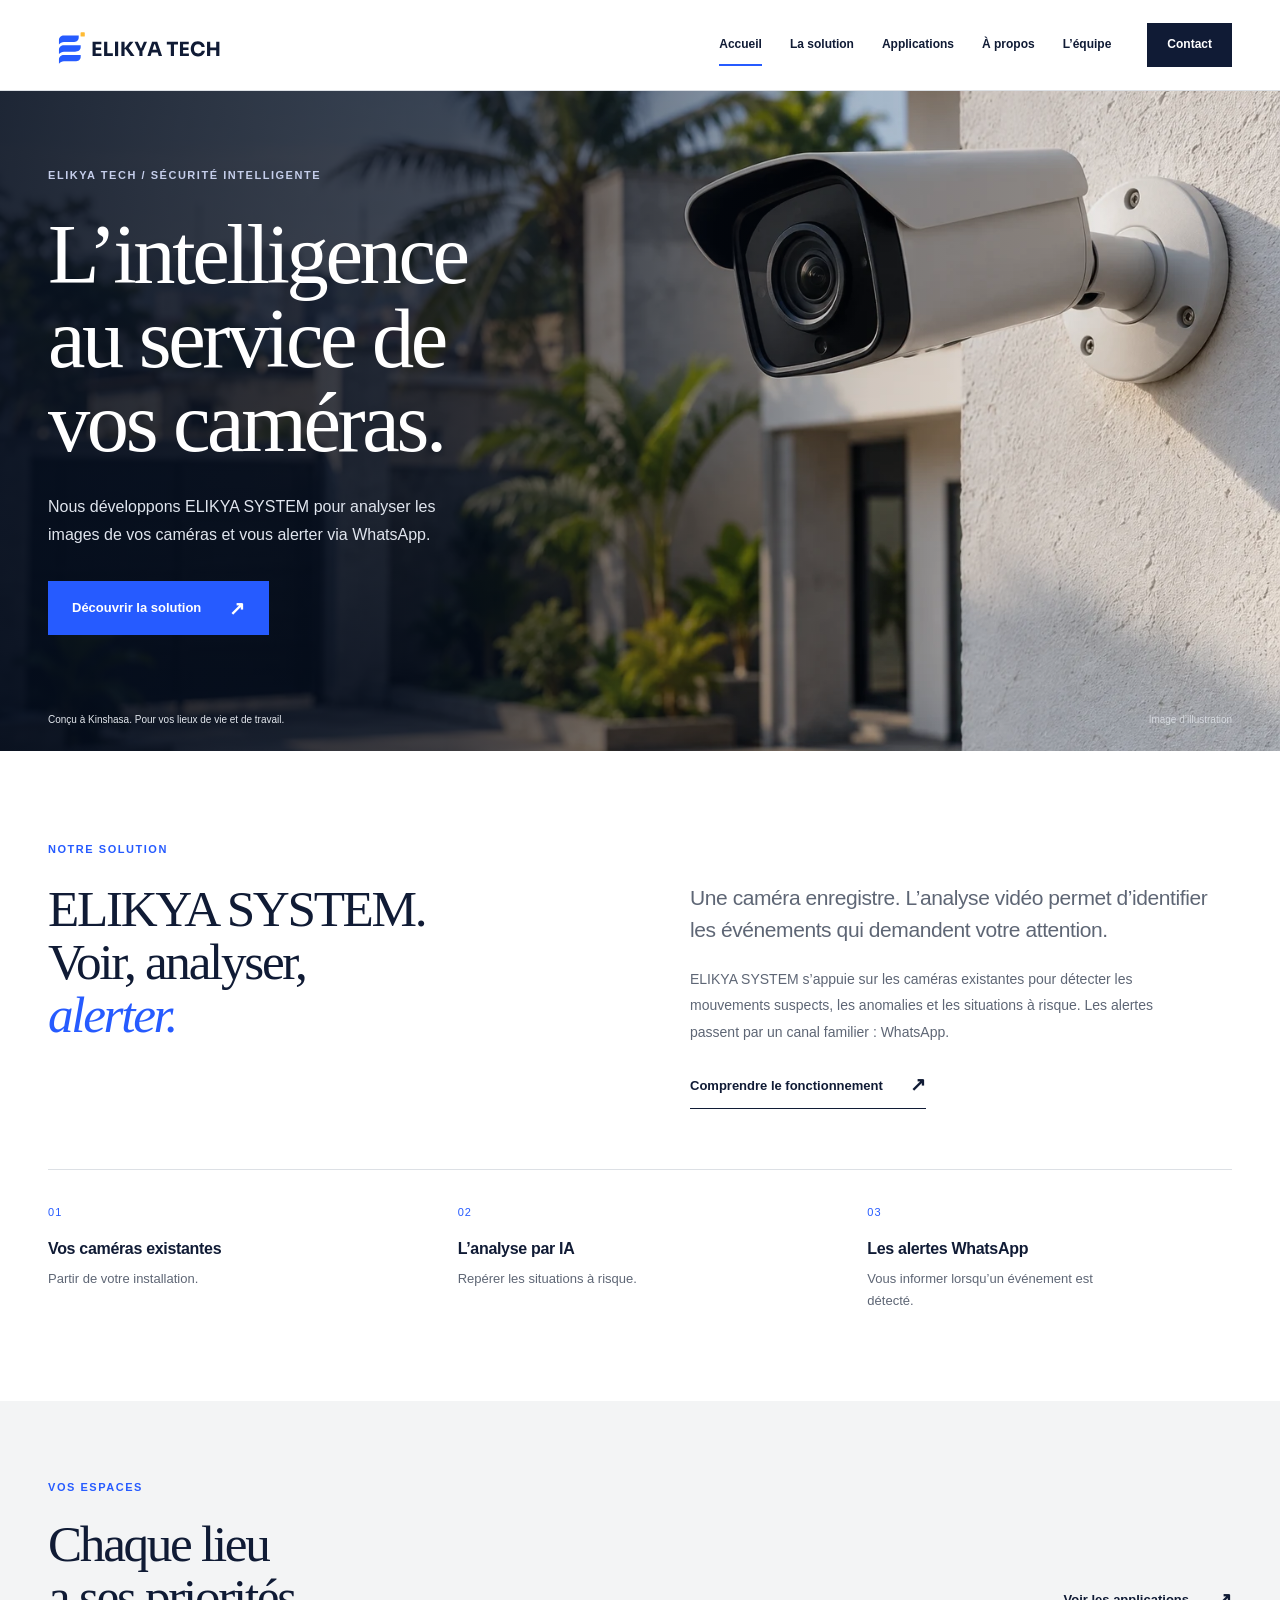
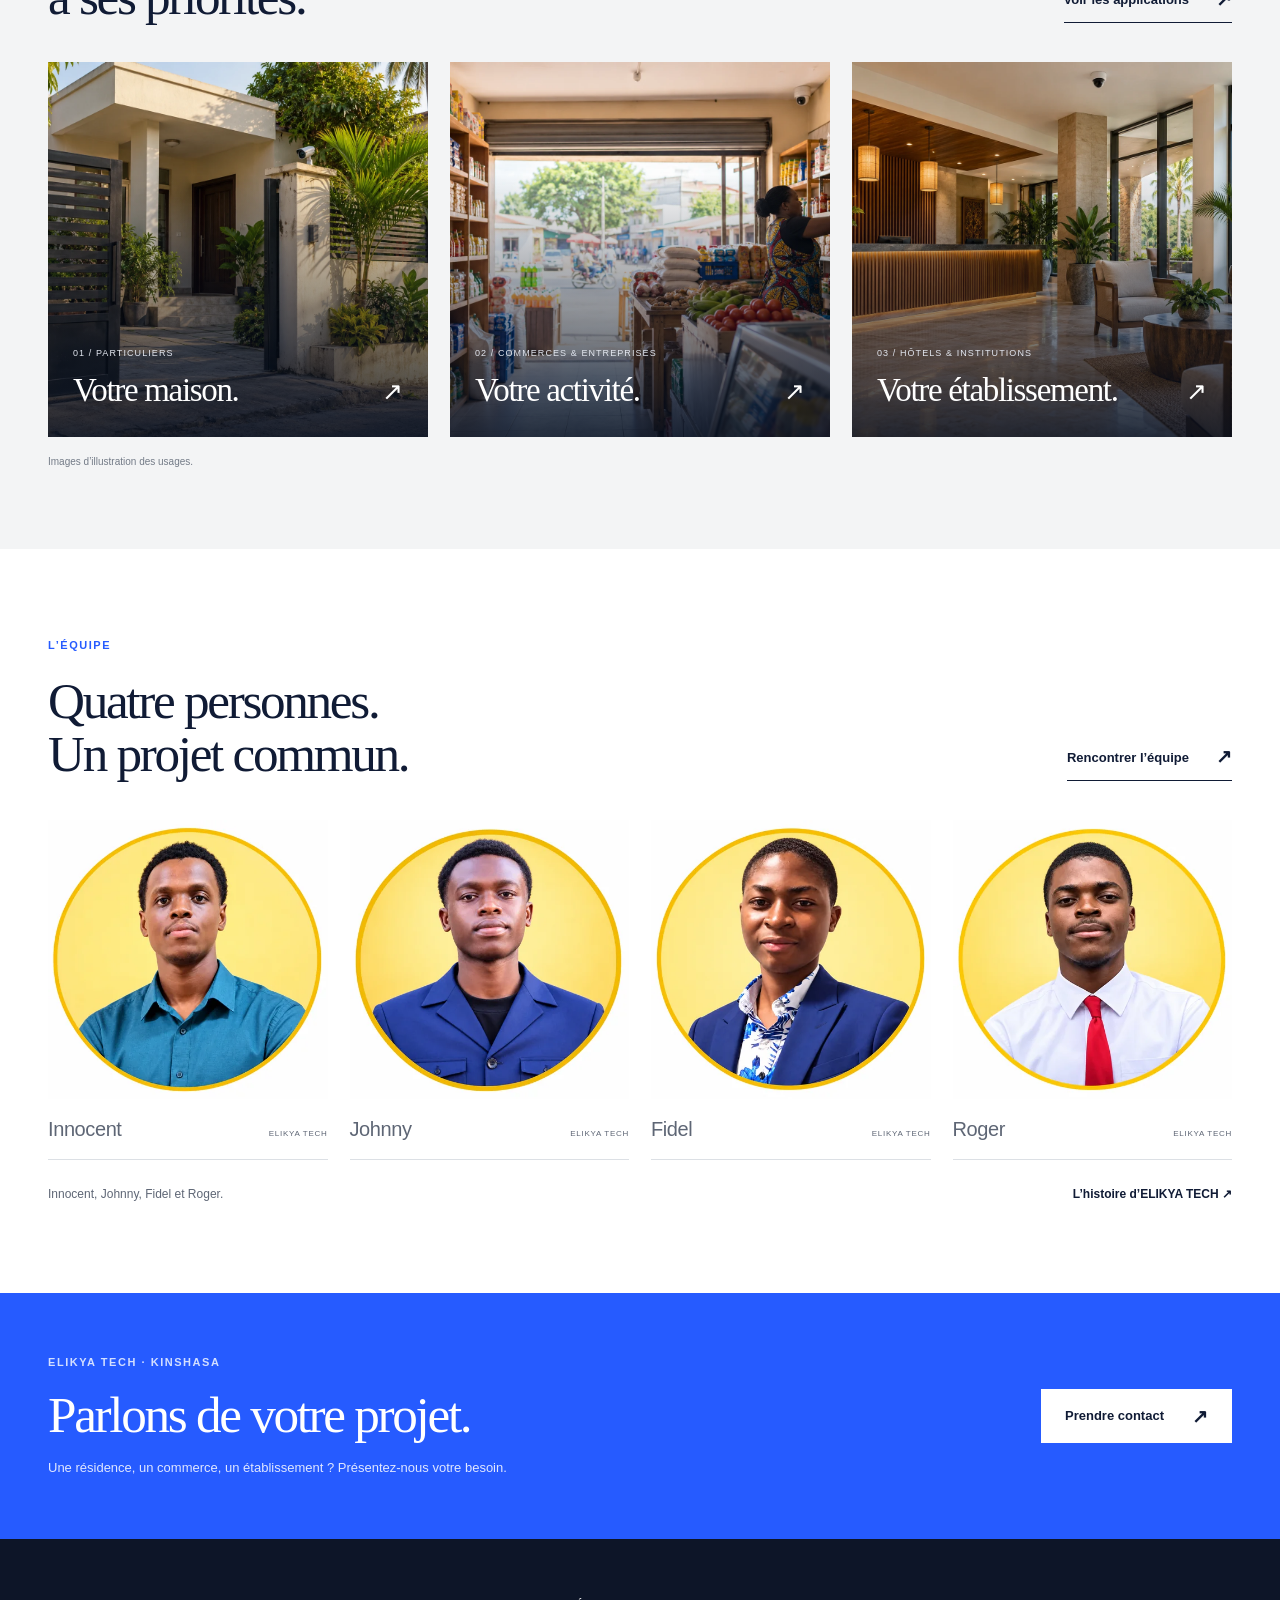
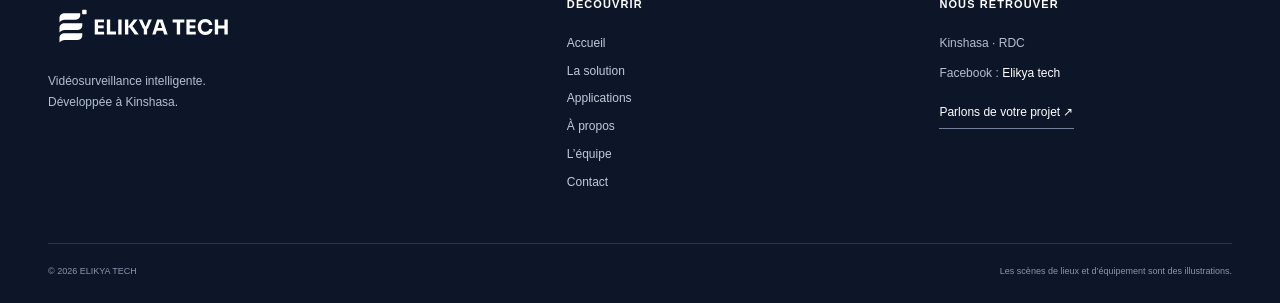
<file: index.html>
<!doctype html>
<html lang="fr">
<head>
  <meta charset="utf-8">
  <meta name="viewport" content="width=device-width, initial-scale=1">
  <meta name="theme-color" content="#101b35">
  <title>Vidéosurveillance intelligente à Kinshasa · ELIKYA TECH</title>
  <meta name="description" content="ELIKYA TECH développe ELIKYA SYSTEM : analyse vidéo par IA, caméras existantes et alertes WhatsApp. Découvrez notre solution et notre équipe à Kinshasa.">
  <link rel="canonical" href="https://innpero.github.io/elikya-tech-site/">
  <meta property="og:type" content="website">
  <meta property="og:title" content="Vidéosurveillance intelligente à Kinshasa · ELIKYA TECH">
  <meta property="og:description" content="ELIKYA TECH développe ELIKYA SYSTEM : analyse vidéo par IA, caméras existantes et alertes WhatsApp. Découvrez notre solution et notre équipe à Kinshasa.">
  <meta property="og:image" content="https://innpero.github.io/elikya-tech-site/assets/camera.webp">
  <meta property="og:url" content="https://innpero.github.io/elikya-tech-site/">
  <link rel="icon" href="assets/favicon.svg" type="image/svg+xml">
  <link rel="stylesheet" href="css/site.css?v=20261021-2">
  <script src="js/site.js" defer></script>
</head>
<body>
<a href="#contenu" class="skip">Aller au contenu</a>
<header class="site-header"><div class="wrap header-inner">
  <a href="index.html" class="brand" aria-label="ELIKYA TECH, accueil"><img src="assets/logo-horizontal.svg" alt="ELIKYA TECH" width="282" height="62"></a>
  <nav class="desktop-nav" aria-label="Navigation principale"><a href="index.html" aria-current="page">Accueil</a><a href="solution.html">La solution</a><a href="applications.html">Applications</a><a href="a-propos.html">À propos</a><a href="equipe.html">L’équipe</a><a href="contact.html">Contact</a></nav>
  <details class="mobile-menu"><summary aria-label="Ouvrir la navigation"><span>Menu</span><span class="menu-icon" aria-hidden="true">☰</span></summary><nav aria-label="Navigation mobile"><a href="index.html" aria-current="page">Accueil</a><a href="solution.html">La solution</a><a href="applications.html">Applications</a><a href="a-propos.html">À propos</a><a href="equipe.html">L’équipe</a><a href="contact.html">Contact</a></nav></details>
</div></header>
<main id="contenu">
<section class="home-hero">
  <img src="assets/camera.webp" alt="Illustration d’une caméra de surveillance extérieure devant une cour arborée" width="1536" height="1024" class="hero-photo" loading="eager" decoding="async" fetchpriority="high">
  <div class="hero-shade"></div><div class="wrap hero-copy"><p class="eyebrow">ELIKYA TECH / SÉCURITÉ INTELLIGENTE</p><h1>L’intelligence<br>au service de<br>vos caméras.</h1><p>Nous développons ELIKYA SYSTEM pour analyser les images de vos caméras et vous alerter via WhatsApp.</p><a class="button primary" href="solution.html">Découvrir la solution <span aria-hidden="true">↗</span></a></div>
  <div class="hero-foot wrap"><span>Conçu à Kinshasa. Pour vos lieux de vie et de travail.</span><span>Image d’illustration</span></div>
</section>
<section class="intro-section wrap"><p class="eyebrow">NOTRE SOLUTION</p><div class="intro-grid"><h2>ELIKYA SYSTEM.<br>Voir, analyser,<br><em>alerter.</em></h2><div><p class="lead">Une caméra enregistre. L’analyse vidéo permet d’identifier les événements qui demandent votre attention.</p><p>ELIKYA SYSTEM s’appuie sur les caméras existantes pour détecter les mouvements suspects, les anomalies et les situations à risque. Les alertes passent par un canal familier : WhatsApp.</p><a class="text-link" href="solution.html">Comprendre le fonctionnement <span aria-hidden="true">↗</span></a></div></div><div class="three-principles"><div><span>01</span><h3>Vos caméras existantes</h3><p>Partir de votre installation.</p></div><div><span>02</span><h3>L’analyse par IA</h3><p>Repérer les situations à risque.</p></div><div><span>03</span><h3>Les alertes WhatsApp</h3><p>Vous informer lorsqu’un événement est détecté.</p></div></div></section>
<section class="applications-home"><div class="wrap"><div class="section-heading"><div><p class="eyebrow">VOS ESPACES</p><h2>Chaque lieu<br>a ses priorités.</h2></div><a class="text-link" href="applications.html">Voir les applications <span aria-hidden="true">↗</span></a></div><div class="image-card-grid">
<a class="image-card" href="applications.html#residences"><img src="assets/residence.webp" alt="Illustration d’une entrée résidentielle avec portail et caméra" width="1536" height="1024" class="" loading="lazy" decoding="async"><div><span>01 / PARTICULIERS</span><h3>Votre maison.</h3><span class="card-arrow" aria-hidden="true">↗</span></div></a>
<a class="image-card" href="applications.html#commerces"><img src="assets/commerce.webp" alt="Illustration d’une commerçante dans une boutique" width="1536" height="1024" class="" loading="lazy" decoding="async"><div><span>02 / COMMERCES & ENTREPRISES</span><h3>Votre activité.</h3><span class="card-arrow" aria-hidden="true">↗</span></div></a>
<a class="image-card" href="applications.html#etablissements"><img src="assets/hotel.webp" alt="Illustration de la réception d’un hôtel équipé d’une caméra" width="1536" height="1024" class="" loading="lazy" decoding="async"><div><span>03 / HÔTELS & INSTITUTIONS</span><h3>Votre établissement.</h3><span class="card-arrow" aria-hidden="true">↗</span></div></a>
</div><p class="image-note">Images d’illustration des usages.</p></div></section>
<section class="wrap team-preview"><div class="section-heading"><div><p class="eyebrow">L’ÉQUIPE</p><h2>Quatre personnes.<br>Un projet commun.</h2></div><a class="text-link" href="equipe.html">Rencontrer l’équipe <span aria-hidden="true">↗</span></a></div><div class="portrait-grid compact"><figure class="portrait"><img src="assets/team-innocent.webp" alt="Portrait de Innocent, équipe ELIKYA TECH" width="500" height="500" loading="lazy" decoding="async"><figcaption><h3>Innocent</h3><span>ELIKYA TECH</span></figcaption></figure><figure class="portrait"><img src="assets/team-johnny.webp" alt="Portrait de Johnny, équipe ELIKYA TECH" width="500" height="500" loading="lazy" decoding="async"><figcaption><h3>Johnny</h3><span>ELIKYA TECH</span></figcaption></figure><figure class="portrait"><img src="assets/team-fidel.webp" alt="Portrait de Fidel, équipe ELIKYA TECH" width="500" height="500" loading="lazy" decoding="async"><figcaption><h3>Fidel</h3><span>ELIKYA TECH</span></figcaption></figure><figure class="portrait"><img src="assets/team-roger.webp" alt="Portrait de Roger, équipe ELIKYA TECH" width="500" height="500" loading="lazy" decoding="async"><figcaption><h3>Roger</h3><span>ELIKYA TECH</span></figcaption></figure></div><div class="team-caption"><span>Innocent, Johnny, Fidel et Roger.</span><a href="a-propos.html">L’histoire d’ELIKYA TECH ↗</a></div></section>
<section class="contact-band"><div class="wrap band-inner"><div><p class="eyebrow">ELIKYA TECH · KINSHASA</p><h2>Parlons de votre projet.</h2><p>Une résidence, un commerce, un établissement ? Présentez-nous votre besoin.</p></div><a class="button light" href="contact.html">Prendre contact <span aria-hidden="true">↗</span></a></div></section>
</main>
<footer class="site-footer"><div class="wrap footer-grid"><div class="footer-intro"><a href="index.html"><img src="assets/logo-horizontal-white.svg" alt="ELIKYA TECH" width="282" height="62" loading="lazy"></a><p>Vidéosurveillance intelligente.<br>Développée à Kinshasa.</p></div><div><h2>Découvrir</h2><nav aria-label="Navigation de pied de page"><a href="index.html" aria-current="page">Accueil</a><a href="solution.html">La solution</a><a href="applications.html">Applications</a><a href="a-propos.html">À propos</a><a href="equipe.html">L’équipe</a><a href="contact.html">Contact</a></nav></div><div><h2>Nous retrouver</h2><p>Kinshasa · RDC</p><p>Facebook : <strong>Elikya tech</strong></p><a href="contact.html" class="footer-contact">Parlons de votre projet ↗</a></div></div><div class="wrap footer-bottom"><span>© 2026 ELIKYA TECH</span><span>Les scènes de lieux et d’équipement sont des illustrations.</span></div></footer>
</body>
</html>
</file>
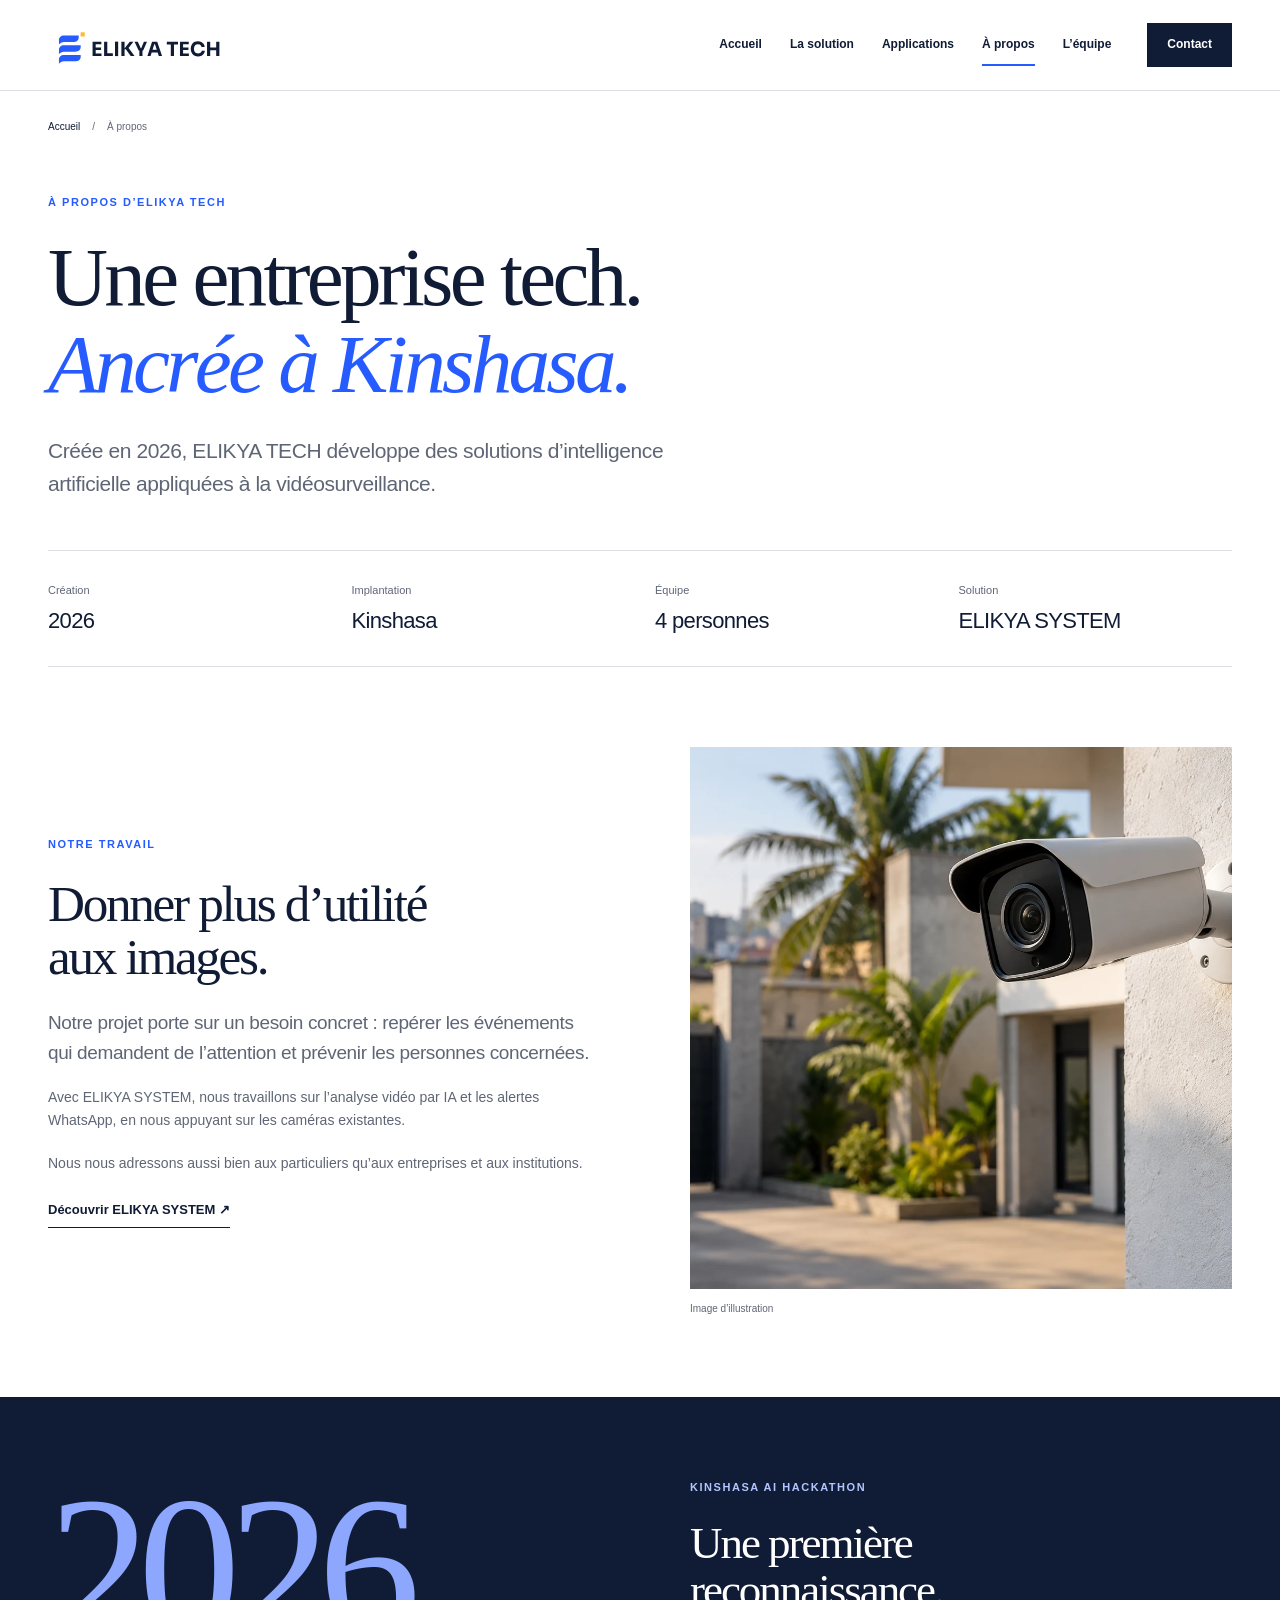
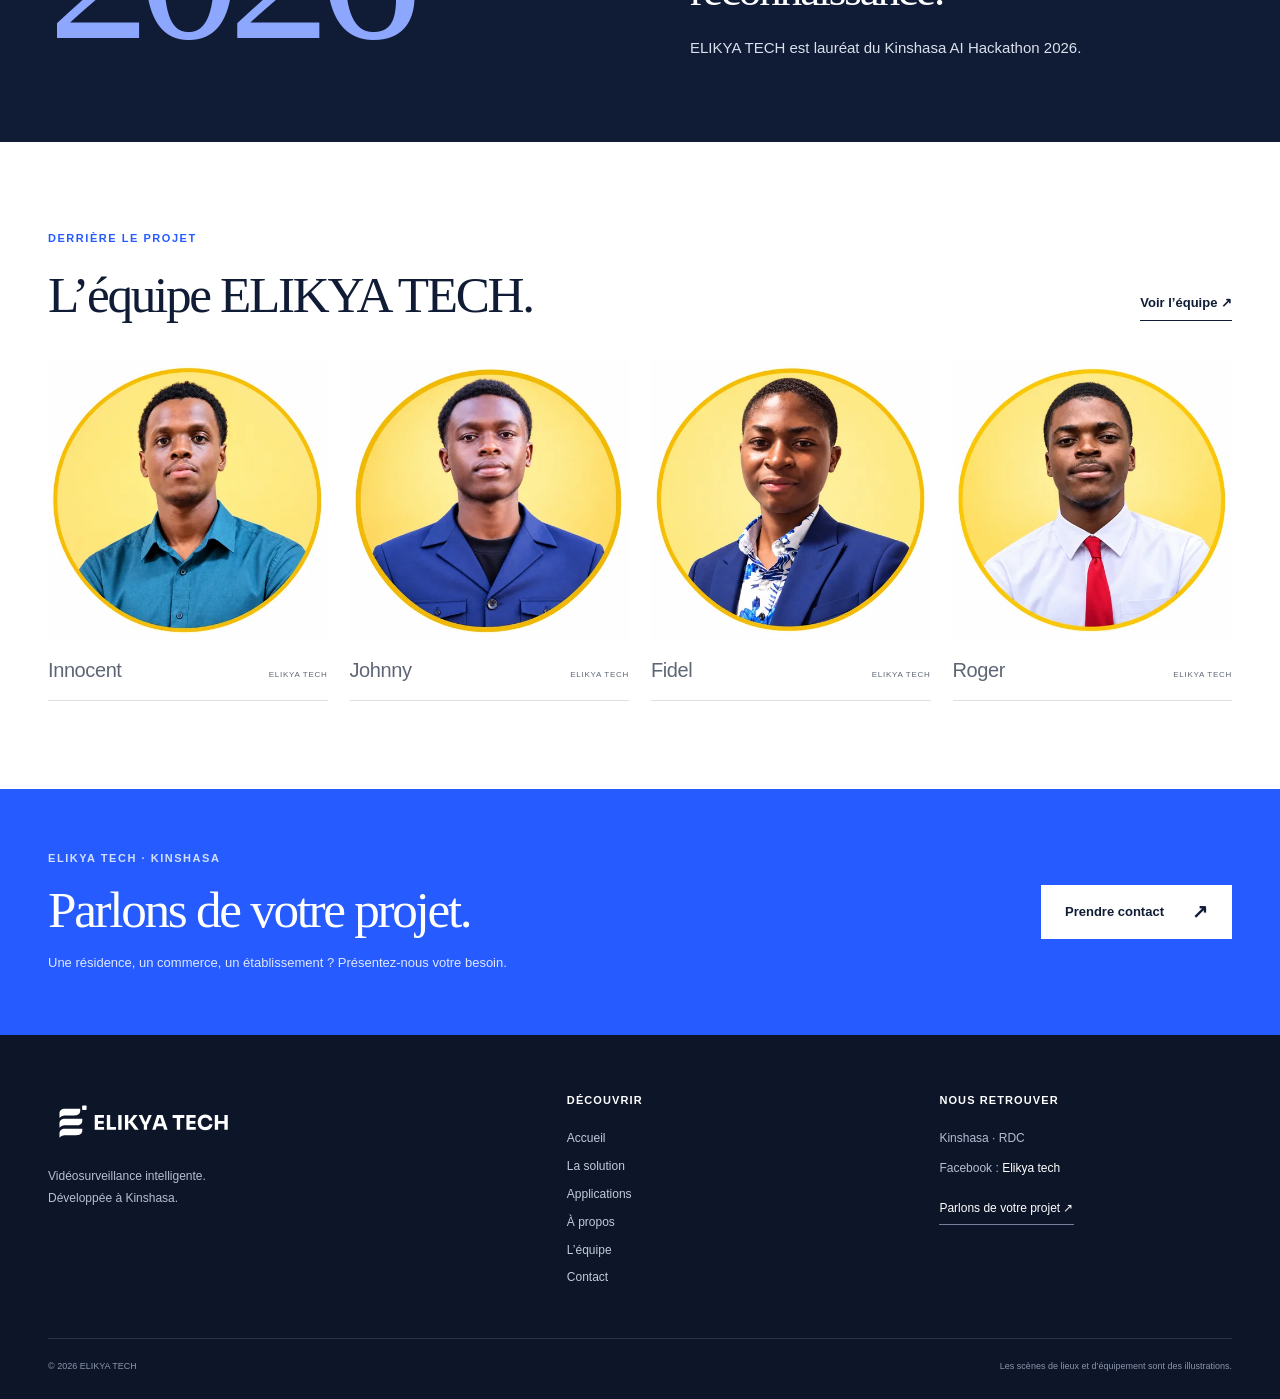
<file: a-propos.html>
<!doctype html>
<html lang="fr">
<head>
  <meta charset="utf-8">
  <meta name="viewport" content="width=device-width, initial-scale=1">
  <meta name="theme-color" content="#101b35">
  <title>À propos · ELIKYA TECH</title>
  <meta name="description" content="ELIKYA TECH, entreprise créée à Kinshasa en 2026, développe ELIKYA SYSTEM. Découvrez notre projet et notre équipe.">
  <link rel="canonical" href="https://innpero.github.io/elikya-tech-site/a-propos.html">
  <meta property="og:type" content="website">
  <meta property="og:title" content="À propos · ELIKYA TECH">
  <meta property="og:description" content="ELIKYA TECH, entreprise créée à Kinshasa en 2026, développe ELIKYA SYSTEM. Découvrez notre projet et notre équipe.">
  <meta property="og:image" content="https://innpero.github.io/elikya-tech-site/assets/camera.webp">
  <meta property="og:url" content="https://innpero.github.io/elikya-tech-site/a-propos.html">
  <link rel="icon" href="assets/favicon.svg" type="image/svg+xml">
  <link rel="stylesheet" href="css/site.css?v=20261021-2">
  <script src="js/site.js" defer></script>
</head>
<body>
<a href="#contenu" class="skip">Aller au contenu</a>
<header class="site-header"><div class="wrap header-inner">
  <a href="index.html" class="brand" aria-label="ELIKYA TECH, accueil"><img src="assets/logo-horizontal.svg" alt="ELIKYA TECH" width="282" height="62"></a>
  <nav class="desktop-nav" aria-label="Navigation principale"><a href="index.html">Accueil</a><a href="solution.html">La solution</a><a href="applications.html">Applications</a><a href="a-propos.html" aria-current="page">À propos</a><a href="equipe.html">L’équipe</a><a href="contact.html">Contact</a></nav>
  <details class="mobile-menu"><summary aria-label="Ouvrir la navigation"><span>Menu</span><span class="menu-icon" aria-hidden="true">☰</span></summary><nav aria-label="Navigation mobile"><a href="index.html">Accueil</a><a href="solution.html">La solution</a><a href="applications.html">Applications</a><a href="a-propos.html" aria-current="page">À propos</a><a href="equipe.html">L’équipe</a><a href="contact.html">Contact</a></nav></details>
</div></header>
<main id="contenu"><nav class="breadcrumb wrap" aria-label="Fil d’Ariane"><a href="index.html">Accueil</a><span aria-hidden="true">/</span><span>À propos</span></nav>
<header class="wrap page-heading about-heading"><p class="eyebrow">À PROPOS D’ELIKYA TECH</p><h1>Une entreprise tech.<br><em>Ancrée à Kinshasa.</em></h1><p class="lead">Créée en 2026, ELIKYA TECH développe des solutions d’intelligence artificielle appliquées à la vidéosurveillance.</p></header>
<div class="wrap facts-strip"><div><span>Création</span><strong>2026</strong></div><div><span>Implantation</span><strong>Kinshasa</strong></div><div><span>Équipe</span><strong>4 personnes</strong></div><div><span>Solution</span><strong>ELIKYA SYSTEM</strong></div></div>
<section class="wrap about-story"><div class="story-copy"><p class="eyebrow">NOTRE TRAVAIL</p><h2>Donner plus d’utilité<br>aux images.</h2><p class="lead">Notre projet porte sur un besoin concret : repérer les événements qui demandent de l’attention et prévenir les personnes concernées.</p><p>Avec ELIKYA SYSTEM, nous travaillons sur l’analyse vidéo par IA et les alertes WhatsApp, en nous appuyant sur les caméras existantes.</p><p>Nous nous adressons aussi bien aux particuliers qu’aux entreprises et aux institutions.</p><a class="text-link" href="solution.html">Découvrir ELIKYA SYSTEM ↗</a></div><figure><img src="assets/camera.webp" alt="Illustration d’un équipement de vidéosurveillance en extérieur" width="1536" height="1024" class="" loading="lazy" decoding="async"><figcaption>Image d’illustration</figcaption></figure></section>
<section class="milestone"><div class="wrap milestone-inner"><span class="milestone-year">2026</span><div><p class="eyebrow">KINSHASA AI HACKATHON</p><h2>Une première<br>reconnaissance.</h2><p>ELIKYA TECH est lauréat du Kinshasa AI Hackathon 2026.</p></div></div></section>
<section class="wrap team-preview"><div class="section-heading"><div><p class="eyebrow">DERRIÈRE LE PROJET</p><h2>L’équipe ELIKYA TECH.</h2></div><a class="text-link" href="equipe.html">Voir l’équipe ↗</a></div><div class="portrait-grid"><figure class="portrait"><img src="assets/team-innocent.webp" alt="Portrait de Innocent, équipe ELIKYA TECH" width="500" height="500" loading="lazy" decoding="async"><figcaption><h3>Innocent</h3><span>ELIKYA TECH</span></figcaption></figure><figure class="portrait"><img src="assets/team-johnny.webp" alt="Portrait de Johnny, équipe ELIKYA TECH" width="500" height="500" loading="lazy" decoding="async"><figcaption><h3>Johnny</h3><span>ELIKYA TECH</span></figcaption></figure><figure class="portrait"><img src="assets/team-fidel.webp" alt="Portrait de Fidel, équipe ELIKYA TECH" width="500" height="500" loading="lazy" decoding="async"><figcaption><h3>Fidel</h3><span>ELIKYA TECH</span></figcaption></figure><figure class="portrait"><img src="assets/team-roger.webp" alt="Portrait de Roger, équipe ELIKYA TECH" width="500" height="500" loading="lazy" decoding="async"><figcaption><h3>Roger</h3><span>ELIKYA TECH</span></figcaption></figure></div></section>
<section class="contact-band"><div class="wrap band-inner"><div><p class="eyebrow">ELIKYA TECH · KINSHASA</p><h2>Parlons de votre projet.</h2><p>Une résidence, un commerce, un établissement ? Présentez-nous votre besoin.</p></div><a class="button light" href="contact.html">Prendre contact <span aria-hidden="true">↗</span></a></div></section>
</main>
<footer class="site-footer"><div class="wrap footer-grid"><div class="footer-intro"><a href="index.html"><img src="assets/logo-horizontal-white.svg" alt="ELIKYA TECH" width="282" height="62" loading="lazy"></a><p>Vidéosurveillance intelligente.<br>Développée à Kinshasa.</p></div><div><h2>Découvrir</h2><nav aria-label="Navigation de pied de page"><a href="index.html">Accueil</a><a href="solution.html">La solution</a><a href="applications.html">Applications</a><a href="a-propos.html" aria-current="page">À propos</a><a href="equipe.html">L’équipe</a><a href="contact.html">Contact</a></nav></div><div><h2>Nous retrouver</h2><p>Kinshasa · RDC</p><p>Facebook : <strong>Elikya tech</strong></p><a href="contact.html" class="footer-contact">Parlons de votre projet ↗</a></div></div><div class="wrap footer-bottom"><span>© 2026 ELIKYA TECH</span><span>Les scènes de lieux et d’équipement sont des illustrations.</span></div></footer>
</body>
</html>
</file>
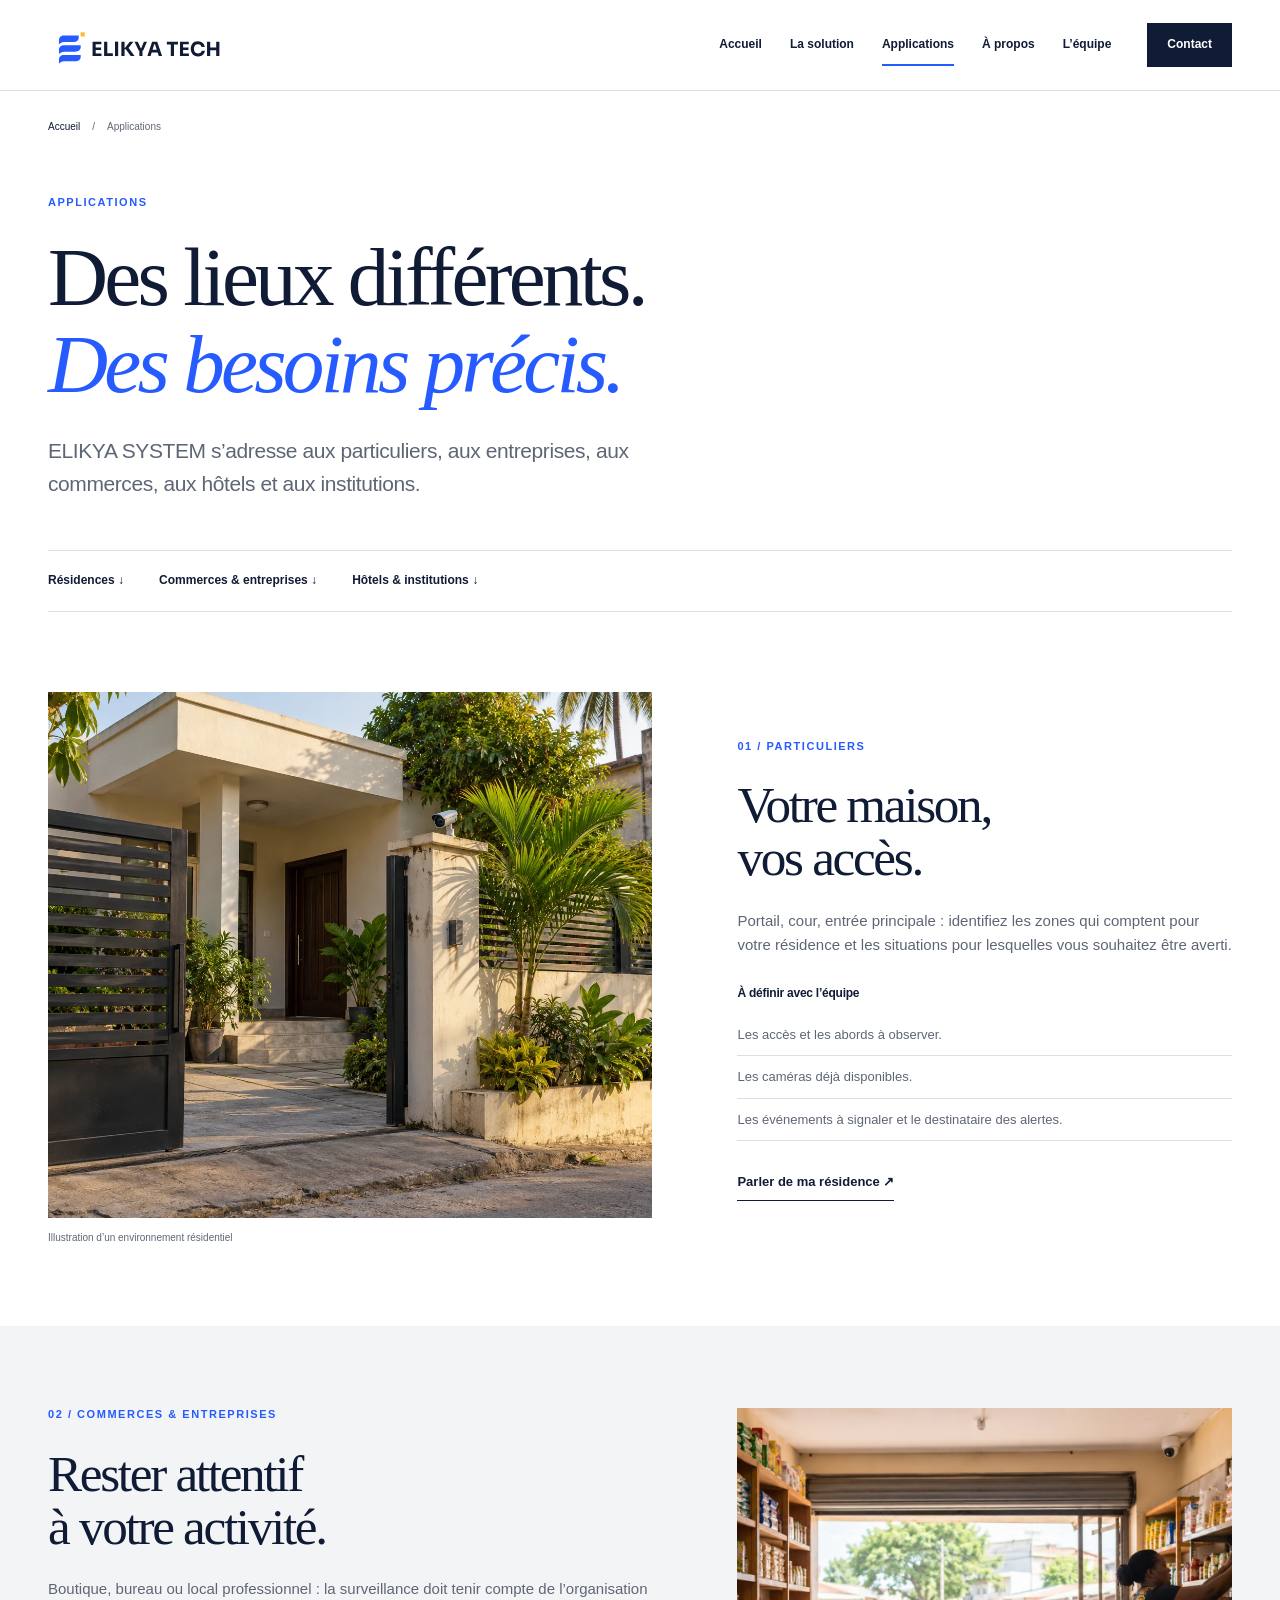
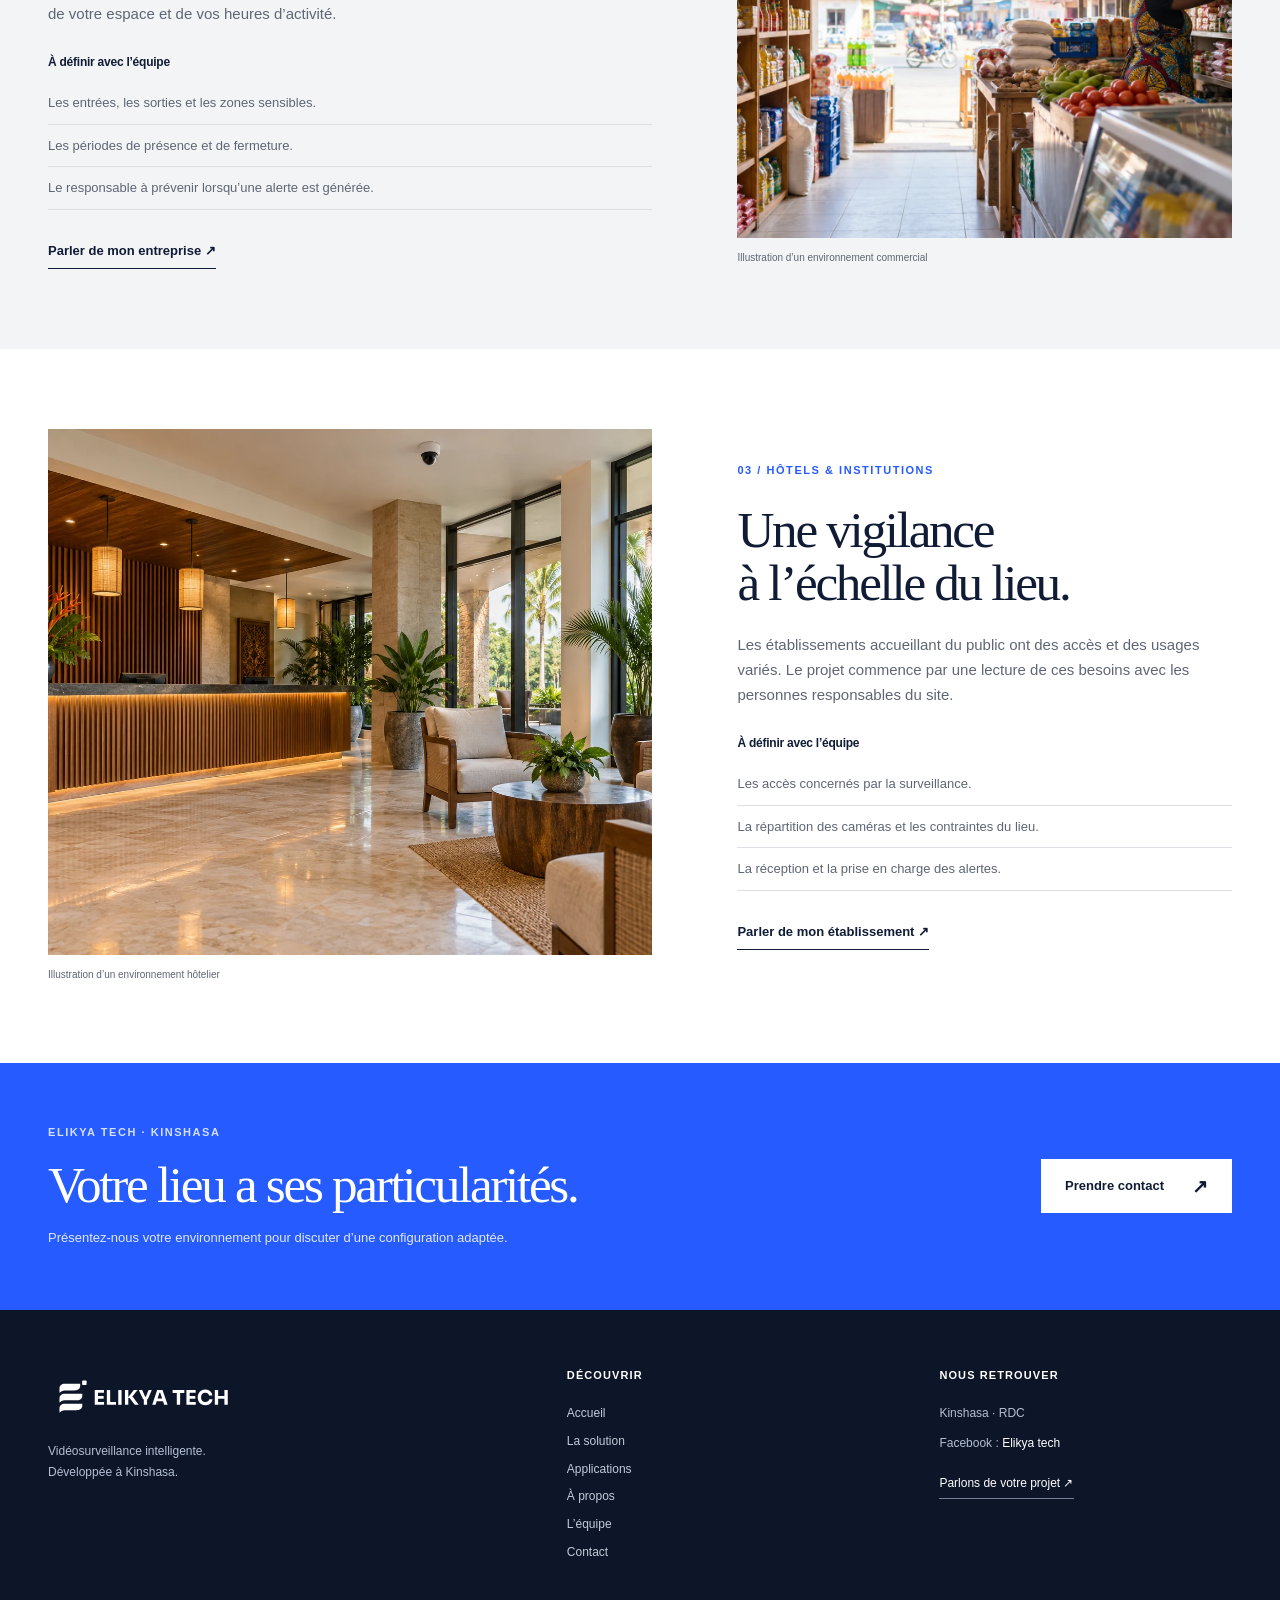
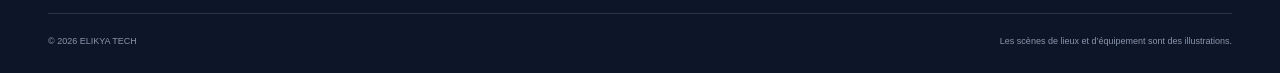
<file: applications.html>
<!doctype html>
<html lang="fr">
<head>
  <meta charset="utf-8">
  <meta name="viewport" content="width=device-width, initial-scale=1">
  <meta name="theme-color" content="#101b35">
  <title>Résidences, commerces et établissements · ELIKYA TECH</title>
  <meta name="description" content="Les applications d’ELIKYA SYSTEM pour les particuliers, entreprises, commerces, hôtels et institutions.">
  <link rel="canonical" href="https://innpero.github.io/elikya-tech-site/applications.html">
  <meta property="og:type" content="website">
  <meta property="og:title" content="Résidences, commerces et établissements · ELIKYA TECH">
  <meta property="og:description" content="Les applications d’ELIKYA SYSTEM pour les particuliers, entreprises, commerces, hôtels et institutions.">
  <meta property="og:image" content="https://innpero.github.io/elikya-tech-site/assets/camera.webp">
  <meta property="og:url" content="https://innpero.github.io/elikya-tech-site/applications.html">
  <link rel="icon" href="assets/favicon.svg" type="image/svg+xml">
  <link rel="stylesheet" href="css/site.css?v=20261021-2">
  <script src="js/site.js" defer></script>
</head>
<body>
<a href="#contenu" class="skip">Aller au contenu</a>
<header class="site-header"><div class="wrap header-inner">
  <a href="index.html" class="brand" aria-label="ELIKYA TECH, accueil"><img src="assets/logo-horizontal.svg" alt="ELIKYA TECH" width="282" height="62"></a>
  <nav class="desktop-nav" aria-label="Navigation principale"><a href="index.html">Accueil</a><a href="solution.html">La solution</a><a href="applications.html" aria-current="page">Applications</a><a href="a-propos.html">À propos</a><a href="equipe.html">L’équipe</a><a href="contact.html">Contact</a></nav>
  <details class="mobile-menu"><summary aria-label="Ouvrir la navigation"><span>Menu</span><span class="menu-icon" aria-hidden="true">☰</span></summary><nav aria-label="Navigation mobile"><a href="index.html">Accueil</a><a href="solution.html">La solution</a><a href="applications.html" aria-current="page">Applications</a><a href="a-propos.html">À propos</a><a href="equipe.html">L’équipe</a><a href="contact.html">Contact</a></nav></details>
</div></header>
<main id="contenu"><nav class="breadcrumb wrap" aria-label="Fil d’Ariane"><a href="index.html">Accueil</a><span aria-hidden="true">/</span><span>Applications</span></nav>
<header class="wrap page-heading"><p class="eyebrow">APPLICATIONS</p><h1>Des lieux différents.<br><em>Des besoins précis.</em></h1><p class="lead">ELIKYA SYSTEM s’adresse aux particuliers, aux entreprises, aux commerces, aux hôtels et aux institutions.</p></header>
<nav class="wrap section-nav" aria-label="Types de lieux"><a href="#residences">Résidences ↓</a><a href="#commerces">Commerces & entreprises ↓</a><a href="#etablissements">Hôtels & institutions ↓</a></nav>
<section class="wrap application-row" id="residences"><figure><img src="assets/residence.webp" alt="Illustration d’une résidence avec portail, végétation et caméra extérieure" width="1536" height="1024" class="" loading="eager" decoding="async" fetchpriority="high"><figcaption>Illustration d’un environnement résidentiel</figcaption></figure><div><p class="eyebrow">01 / PARTICULIERS</p><h2>Votre maison,<br>vos accès.</h2><p>Portail, cour, entrée principale : identifiez les zones qui comptent pour votre résidence et les situations pour lesquelles vous souhaitez être averti.</p><h3>À définir avec l’équipe</h3><ul class="plain-list"><li>Les accès et les abords à observer.</li><li>Les caméras déjà disponibles.</li><li>Les événements à signaler et le destinataire des alertes.</li></ul><a class="text-link" href="contact.html">Parler de ma résidence ↗</a></div></section>
<section class="application-tint"><div class="wrap application-row reverse" id="commerces"><figure><img src="assets/commerce.webp" alt="Illustration d’une boutique de quartier avec une commerçante" width="1536" height="1024" class="" loading="lazy" decoding="async"><figcaption>Illustration d’un environnement commercial</figcaption></figure><div><p class="eyebrow">02 / COMMERCES & ENTREPRISES</p><h2>Rester attentif<br>à votre activité.</h2><p>Boutique, bureau ou local professionnel : la surveillance doit tenir compte de l’organisation de votre espace et de vos heures d’activité.</p><h3>À définir avec l’équipe</h3><ul class="plain-list"><li>Les entrées, les sorties et les zones sensibles.</li><li>Les périodes de présence et de fermeture.</li><li>Le responsable à prévenir lorsqu’une alerte est générée.</li></ul><a class="text-link" href="contact.html">Parler de mon entreprise ↗</a></div></div></section>
<section class="wrap application-row" id="etablissements"><figure><img src="assets/hotel.webp" alt="Illustration d’un hall de réception hôtelier avec vidéosurveillance" width="1536" height="1024" class="" loading="lazy" decoding="async"><figcaption>Illustration d’un environnement hôtelier</figcaption></figure><div><p class="eyebrow">03 / HÔTELS & INSTITUTIONS</p><h2>Une vigilance<br>à l’échelle du lieu.</h2><p>Les établissements accueillant du public ont des accès et des usages variés. Le projet commence par une lecture de ces besoins avec les personnes responsables du site.</p><h3>À définir avec l’équipe</h3><ul class="plain-list"><li>Les accès concernés par la surveillance.</li><li>La répartition des caméras et les contraintes du lieu.</li><li>La réception et la prise en charge des alertes.</li></ul><a class="text-link" href="contact.html">Parler de mon établissement ↗</a></div></section>
<section class="contact-band"><div class="wrap band-inner"><div><p class="eyebrow">ELIKYA TECH · KINSHASA</p><h2>Votre lieu a ses particularités.</h2><p>Présentez-nous votre environnement pour discuter d’une configuration adaptée.</p></div><a class="button light" href="contact.html">Prendre contact <span aria-hidden="true">↗</span></a></div></section>
</main>
<footer class="site-footer"><div class="wrap footer-grid"><div class="footer-intro"><a href="index.html"><img src="assets/logo-horizontal-white.svg" alt="ELIKYA TECH" width="282" height="62" loading="lazy"></a><p>Vidéosurveillance intelligente.<br>Développée à Kinshasa.</p></div><div><h2>Découvrir</h2><nav aria-label="Navigation de pied de page"><a href="index.html">Accueil</a><a href="solution.html">La solution</a><a href="applications.html" aria-current="page">Applications</a><a href="a-propos.html">À propos</a><a href="equipe.html">L’équipe</a><a href="contact.html">Contact</a></nav></div><div><h2>Nous retrouver</h2><p>Kinshasa · RDC</p><p>Facebook : <strong>Elikya tech</strong></p><a href="contact.html" class="footer-contact">Parlons de votre projet ↗</a></div></div><div class="wrap footer-bottom"><span>© 2026 ELIKYA TECH</span><span>Les scènes de lieux et d’équipement sont des illustrations.</span></div></footer>
</body>
</html>
</file>
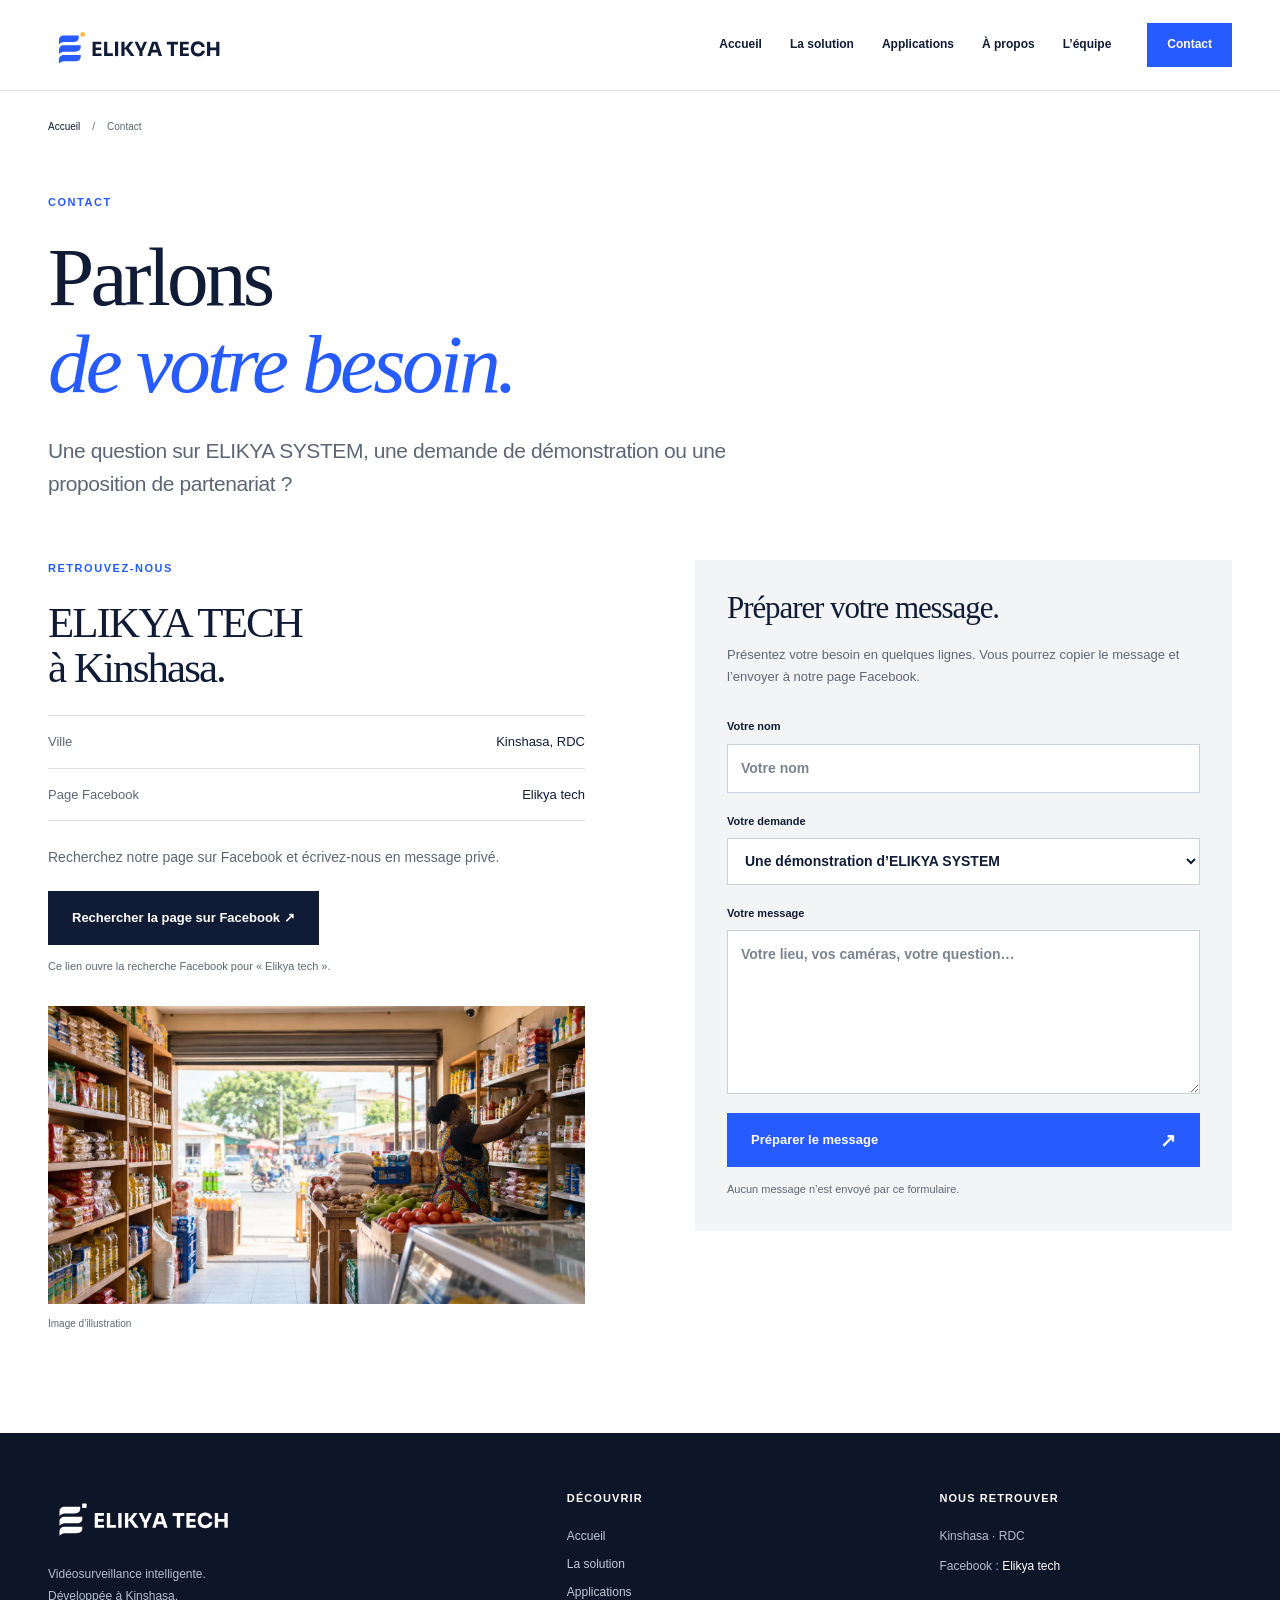
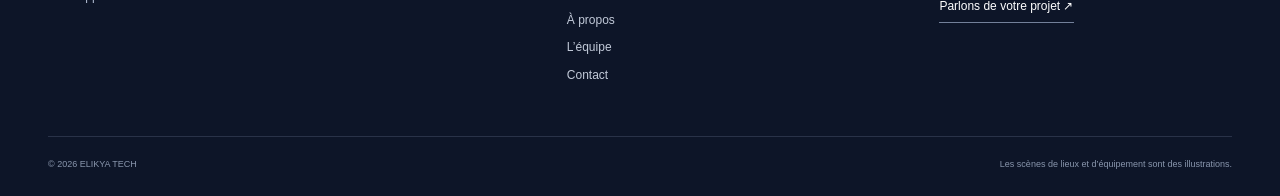
<file: contact.html>
<!doctype html>
<html lang="fr">
<head>
  <meta charset="utf-8">
  <meta name="viewport" content="width=device-width, initial-scale=1">
  <meta name="theme-color" content="#101b35">
  <title>Nous contacter · ELIKYA TECH</title>
  <meta name="description" content="Contactez ELIKYA TECH à Kinshasa pour discuter d’ELIKYA SYSTEM, d’un projet de vidéosurveillance ou d’un partenariat.">
  <link rel="canonical" href="https://innpero.github.io/elikya-tech-site/contact.html">
  <meta property="og:type" content="website">
  <meta property="og:title" content="Nous contacter · ELIKYA TECH">
  <meta property="og:description" content="Contactez ELIKYA TECH à Kinshasa pour discuter d’ELIKYA SYSTEM, d’un projet de vidéosurveillance ou d’un partenariat.">
  <meta property="og:image" content="https://innpero.github.io/elikya-tech-site/assets/camera.webp">
  <meta property="og:url" content="https://innpero.github.io/elikya-tech-site/contact.html">
  <link rel="icon" href="assets/favicon.svg" type="image/svg+xml">
  <link rel="stylesheet" href="css/site.css?v=20261021-2">
  <script src="js/site.js" defer></script>
</head>
<body>
<a href="#contenu" class="skip">Aller au contenu</a>
<header class="site-header"><div class="wrap header-inner">
  <a href="index.html" class="brand" aria-label="ELIKYA TECH, accueil"><img src="assets/logo-horizontal.svg" alt="ELIKYA TECH" width="282" height="62"></a>
  <nav class="desktop-nav" aria-label="Navigation principale"><a href="index.html">Accueil</a><a href="solution.html">La solution</a><a href="applications.html">Applications</a><a href="a-propos.html">À propos</a><a href="equipe.html">L’équipe</a><a href="contact.html" aria-current="page">Contact</a></nav>
  <details class="mobile-menu"><summary aria-label="Ouvrir la navigation"><span>Menu</span><span class="menu-icon" aria-hidden="true">☰</span></summary><nav aria-label="Navigation mobile"><a href="index.html">Accueil</a><a href="solution.html">La solution</a><a href="applications.html">Applications</a><a href="a-propos.html">À propos</a><a href="equipe.html">L’équipe</a><a href="contact.html" aria-current="page">Contact</a></nav></details>
</div></header>
<main id="contenu"><nav class="breadcrumb wrap" aria-label="Fil d’Ariane"><a href="index.html">Accueil</a><span aria-hidden="true">/</span><span>Contact</span></nav>
<header class="wrap page-heading"><p class="eyebrow">CONTACT</p><h1>Parlons<br><em>de votre besoin.</em></h1><p class="lead">Une question sur ELIKYA SYSTEM, une demande de démonstration ou une proposition de partenariat ?</p></header>
<section class="wrap contact-layout"><div class="contact-panel"><p class="eyebrow">RETROUVEZ-NOUS</p><h2>ELIKYA TECH<br>à Kinshasa.</h2><div class="contact-info"><div><span>Ville</span><strong>Kinshasa, RDC</strong></div><div><span>Page Facebook</span><strong>Elikya tech</strong></div></div><p>Recherchez notre page sur Facebook et écrivez-nous en message privé.</p><a class="button dark" href="https://www.facebook.com/search/pages/?q=Elikya%20tech" target="_blank" rel="noopener noreferrer">Rechercher la page sur Facebook ↗</a><p class="small-copy">Ce lien ouvre la recherche Facebook pour « Elikya tech ».</p><figure class="contact-photo"><img src="assets/commerce.webp" alt="Illustration d’un commerce, l’un des environnements auxquels s’adresse ELIKYA SYSTEM" width="1536" height="1024" class="" loading="lazy" decoding="async"><figcaption>Image d’illustration</figcaption></figure></div><div class="message-panel"><h2>Préparer votre message.</h2><p>Présentez votre besoin en quelques lignes. Vous pourrez copier le message et l’envoyer à notre page Facebook.</p><form id="message-form"><label for="message-name">Votre nom<input id="message-name" name="name" autocomplete="name" required maxlength="80" placeholder="Votre nom"></label><label for="message-subject">Votre demande<select id="message-subject" name="subject"><option>Une démonstration d’ELIKYA SYSTEM</option><option>Un projet de vidéosurveillance</option><option>Un partenariat</option><option>Une autre question</option></select></label><label for="message-body">Votre message<textarea id="message-body" name="message" required maxlength="1800" rows="6" placeholder="Votre lieu, vos caméras, votre question…"></textarea></label><button type="submit" class="button primary">Préparer le message <span aria-hidden="true">↗</span></button><p class="small-copy">Aucun message n’est envoyé par ce formulaire.</p><div id="message-result" class="message-result" hidden><label for="ready-message">Message prêt à copier<textarea id="ready-message" rows="8" readonly></textarea></label><button type="button" id="copy-message" class="button dark">Copier le message</button><p id="copy-status" role="status" aria-live="polite"></p></div></form><noscript><p>Pour nous écrire, ouvrez Facebook et recherchez la page « Elikya tech ».</p></noscript></div></section>
</main>
<footer class="site-footer"><div class="wrap footer-grid"><div class="footer-intro"><a href="index.html"><img src="assets/logo-horizontal-white.svg" alt="ELIKYA TECH" width="282" height="62" loading="lazy"></a><p>Vidéosurveillance intelligente.<br>Développée à Kinshasa.</p></div><div><h2>Découvrir</h2><nav aria-label="Navigation de pied de page"><a href="index.html">Accueil</a><a href="solution.html">La solution</a><a href="applications.html">Applications</a><a href="a-propos.html">À propos</a><a href="equipe.html">L’équipe</a><a href="contact.html" aria-current="page">Contact</a></nav></div><div><h2>Nous retrouver</h2><p>Kinshasa · RDC</p><p>Facebook : <strong>Elikya tech</strong></p><a href="contact.html" class="footer-contact">Parlons de votre projet ↗</a></div></div><div class="wrap footer-bottom"><span>© 2026 ELIKYA TECH</span><span>Les scènes de lieux et d’équipement sont des illustrations.</span></div></footer>
</body>
</html>
</file>
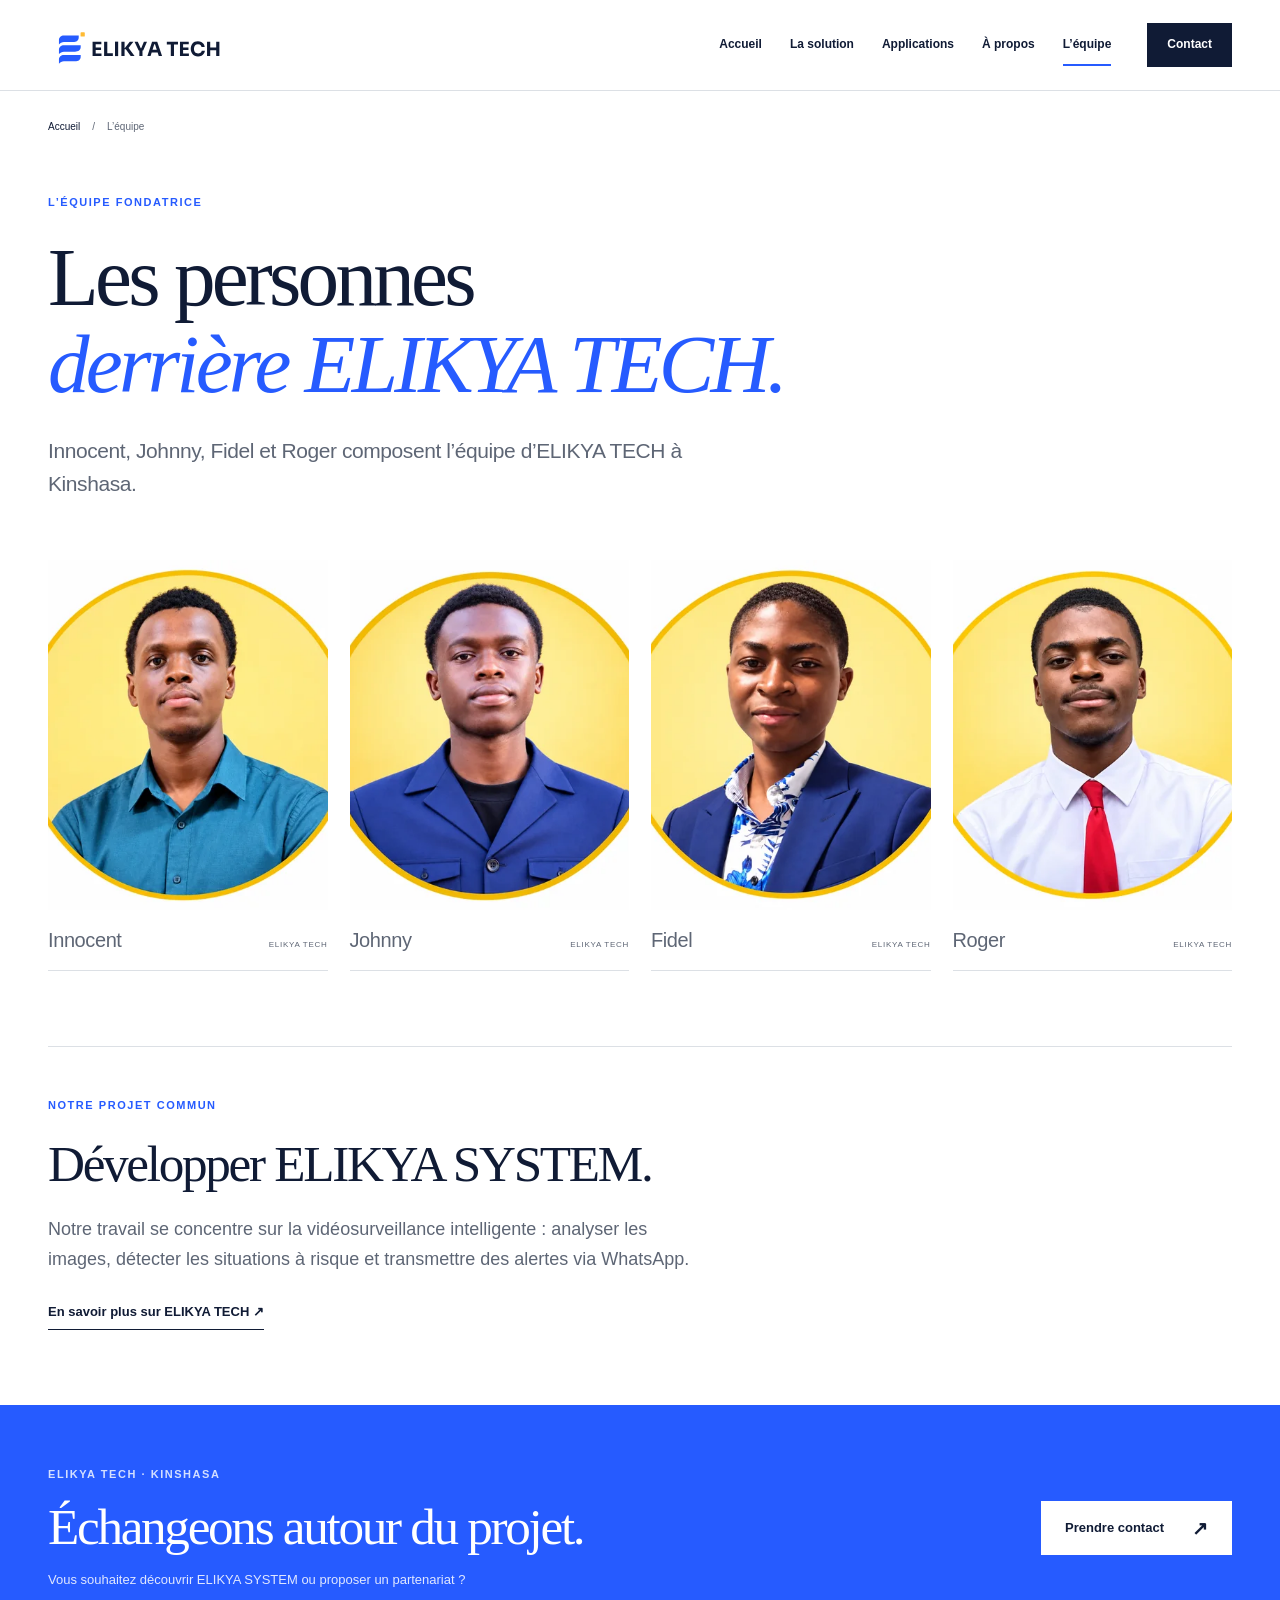
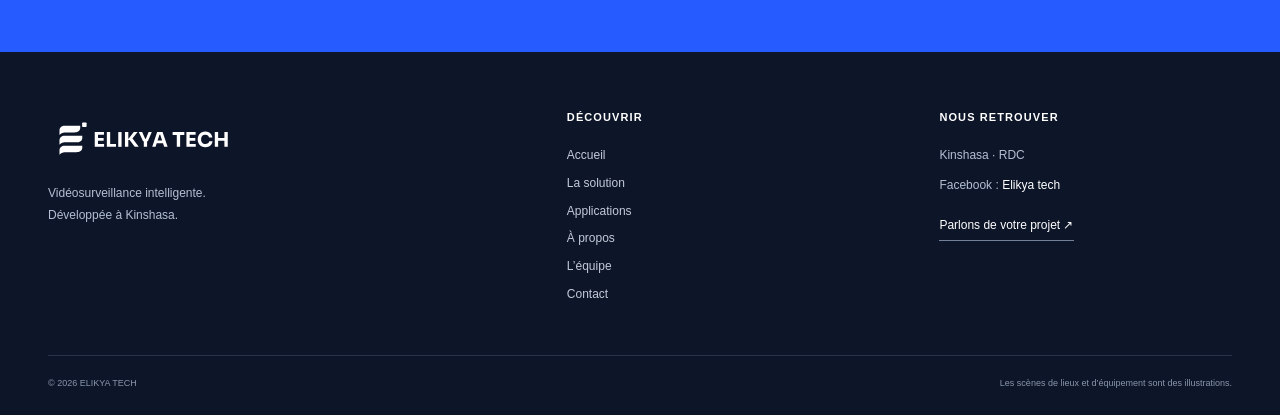
<file: equipe.html>
<!doctype html>
<html lang="fr">
<head>
  <meta charset="utf-8">
  <meta name="viewport" content="width=device-width, initial-scale=1">
  <meta name="theme-color" content="#101b35">
  <title>Notre équipe · ELIKYA TECH</title>
  <meta name="description" content="Innocent, Johnny, Fidel et Roger : découvrez les quatre membres de l’équipe ELIKYA TECH à Kinshasa.">
  <link rel="canonical" href="https://innpero.github.io/elikya-tech-site/equipe.html">
  <meta property="og:type" content="website">
  <meta property="og:title" content="Notre équipe · ELIKYA TECH">
  <meta property="og:description" content="Innocent, Johnny, Fidel et Roger : découvrez les quatre membres de l’équipe ELIKYA TECH à Kinshasa.">
  <meta property="og:image" content="https://innpero.github.io/elikya-tech-site/assets/camera.webp">
  <meta property="og:url" content="https://innpero.github.io/elikya-tech-site/equipe.html">
  <link rel="icon" href="assets/favicon.svg" type="image/svg+xml">
  <link rel="stylesheet" href="css/site.css?v=20261021-2">
  <script src="js/site.js" defer></script>
</head>
<body>
<a href="#contenu" class="skip">Aller au contenu</a>
<header class="site-header"><div class="wrap header-inner">
  <a href="index.html" class="brand" aria-label="ELIKYA TECH, accueil"><img src="assets/logo-horizontal.svg" alt="ELIKYA TECH" width="282" height="62"></a>
  <nav class="desktop-nav" aria-label="Navigation principale"><a href="index.html">Accueil</a><a href="solution.html">La solution</a><a href="applications.html">Applications</a><a href="a-propos.html">À propos</a><a href="equipe.html" aria-current="page">L’équipe</a><a href="contact.html">Contact</a></nav>
  <details class="mobile-menu"><summary aria-label="Ouvrir la navigation"><span>Menu</span><span class="menu-icon" aria-hidden="true">☰</span></summary><nav aria-label="Navigation mobile"><a href="index.html">Accueil</a><a href="solution.html">La solution</a><a href="applications.html">Applications</a><a href="a-propos.html">À propos</a><a href="equipe.html" aria-current="page">L’équipe</a><a href="contact.html">Contact</a></nav></details>
</div></header>
<main id="contenu"><nav class="breadcrumb wrap" aria-label="Fil d’Ariane"><a href="index.html">Accueil</a><span aria-hidden="true">/</span><span>L’équipe</span></nav>
<header class="wrap page-heading"><p class="eyebrow">L’ÉQUIPE FONDATRICE</p><h1>Les personnes<br><em>derrière ELIKYA TECH.</em></h1><p class="lead">Innocent, Johnny, Fidel et Roger composent l’équipe d’ELIKYA TECH à Kinshasa.</p></header>
<section class="wrap team-full" aria-label="Les quatre membres de l’équipe"><div class="portrait-grid"><figure class="portrait"><img src="assets/team-innocent.webp" alt="Portrait de Innocent, équipe ELIKYA TECH" width="500" height="500" loading="lazy" decoding="async"><figcaption><h3>Innocent</h3><span>ELIKYA TECH</span></figcaption></figure><figure class="portrait"><img src="assets/team-johnny.webp" alt="Portrait de Johnny, équipe ELIKYA TECH" width="500" height="500" loading="lazy" decoding="async"><figcaption><h3>Johnny</h3><span>ELIKYA TECH</span></figcaption></figure><figure class="portrait"><img src="assets/team-fidel.webp" alt="Portrait de Fidel, équipe ELIKYA TECH" width="500" height="500" loading="lazy" decoding="async"><figcaption><h3>Fidel</h3><span>ELIKYA TECH</span></figcaption></figure><figure class="portrait"><img src="assets/team-roger.webp" alt="Portrait de Roger, équipe ELIKYA TECH" width="500" height="500" loading="lazy" decoding="async"><figcaption><h3>Roger</h3><span>ELIKYA TECH</span></figcaption></figure></div></section>
<section class="wrap team-statement"><p class="eyebrow">NOTRE PROJET COMMUN</p><h2>Développer ELIKYA SYSTEM.</h2><p>Notre travail se concentre sur la vidéosurveillance intelligente : analyser les images, détecter les situations à risque et transmettre des alertes via WhatsApp.</p><a class="text-link" href="a-propos.html">En savoir plus sur ELIKYA TECH ↗</a></section>
<section class="contact-band"><div class="wrap band-inner"><div><p class="eyebrow">ELIKYA TECH · KINSHASA</p><h2>Échangeons autour du projet.</h2><p>Vous souhaitez découvrir ELIKYA SYSTEM ou proposer un partenariat ?</p></div><a class="button light" href="contact.html">Prendre contact <span aria-hidden="true">↗</span></a></div></section>
</main>
<footer class="site-footer"><div class="wrap footer-grid"><div class="footer-intro"><a href="index.html"><img src="assets/logo-horizontal-white.svg" alt="ELIKYA TECH" width="282" height="62" loading="lazy"></a><p>Vidéosurveillance intelligente.<br>Développée à Kinshasa.</p></div><div><h2>Découvrir</h2><nav aria-label="Navigation de pied de page"><a href="index.html">Accueil</a><a href="solution.html">La solution</a><a href="applications.html">Applications</a><a href="a-propos.html">À propos</a><a href="equipe.html" aria-current="page">L’équipe</a><a href="contact.html">Contact</a></nav></div><div><h2>Nous retrouver</h2><p>Kinshasa · RDC</p><p>Facebook : <strong>Elikya tech</strong></p><a href="contact.html" class="footer-contact">Parlons de votre projet ↗</a></div></div><div class="wrap footer-bottom"><span>© 2026 ELIKYA TECH</span><span>Les scènes de lieux et d’équipement sont des illustrations.</span></div></footer>
</body>
</html>
</file>
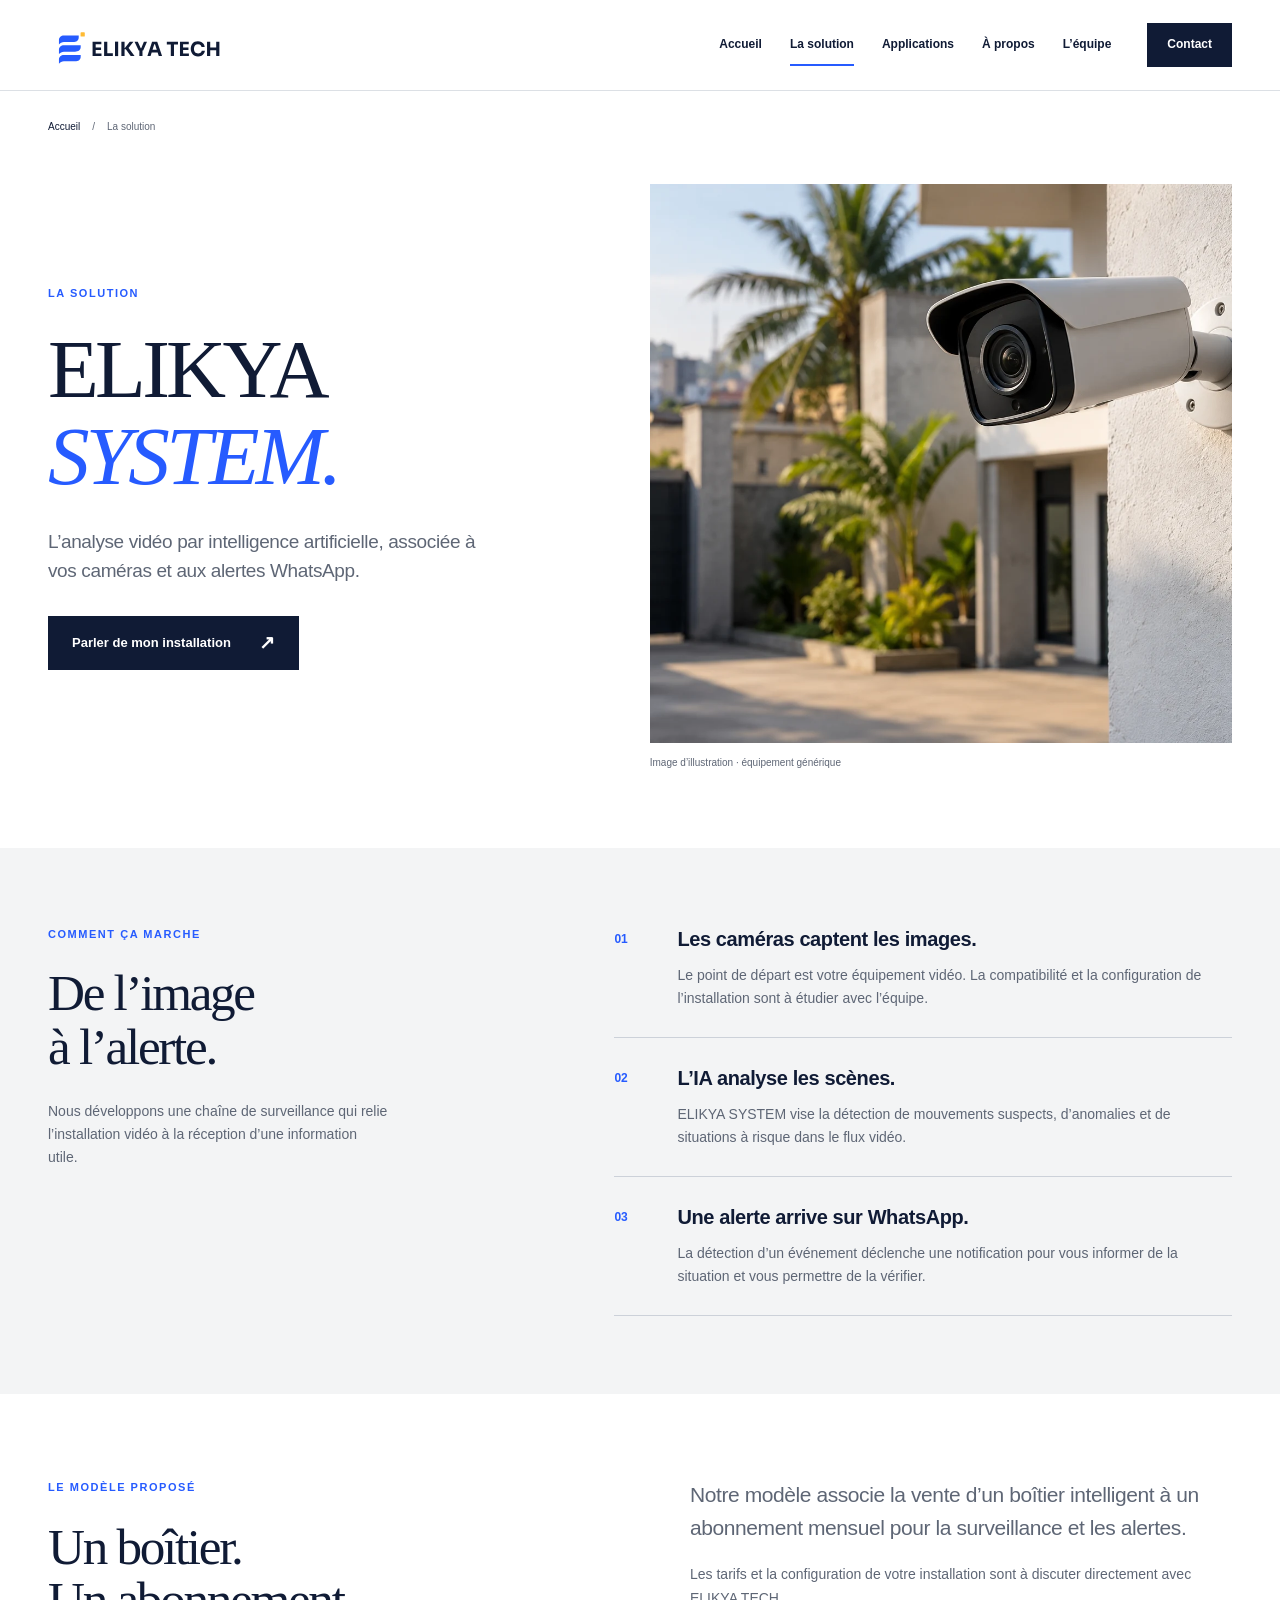
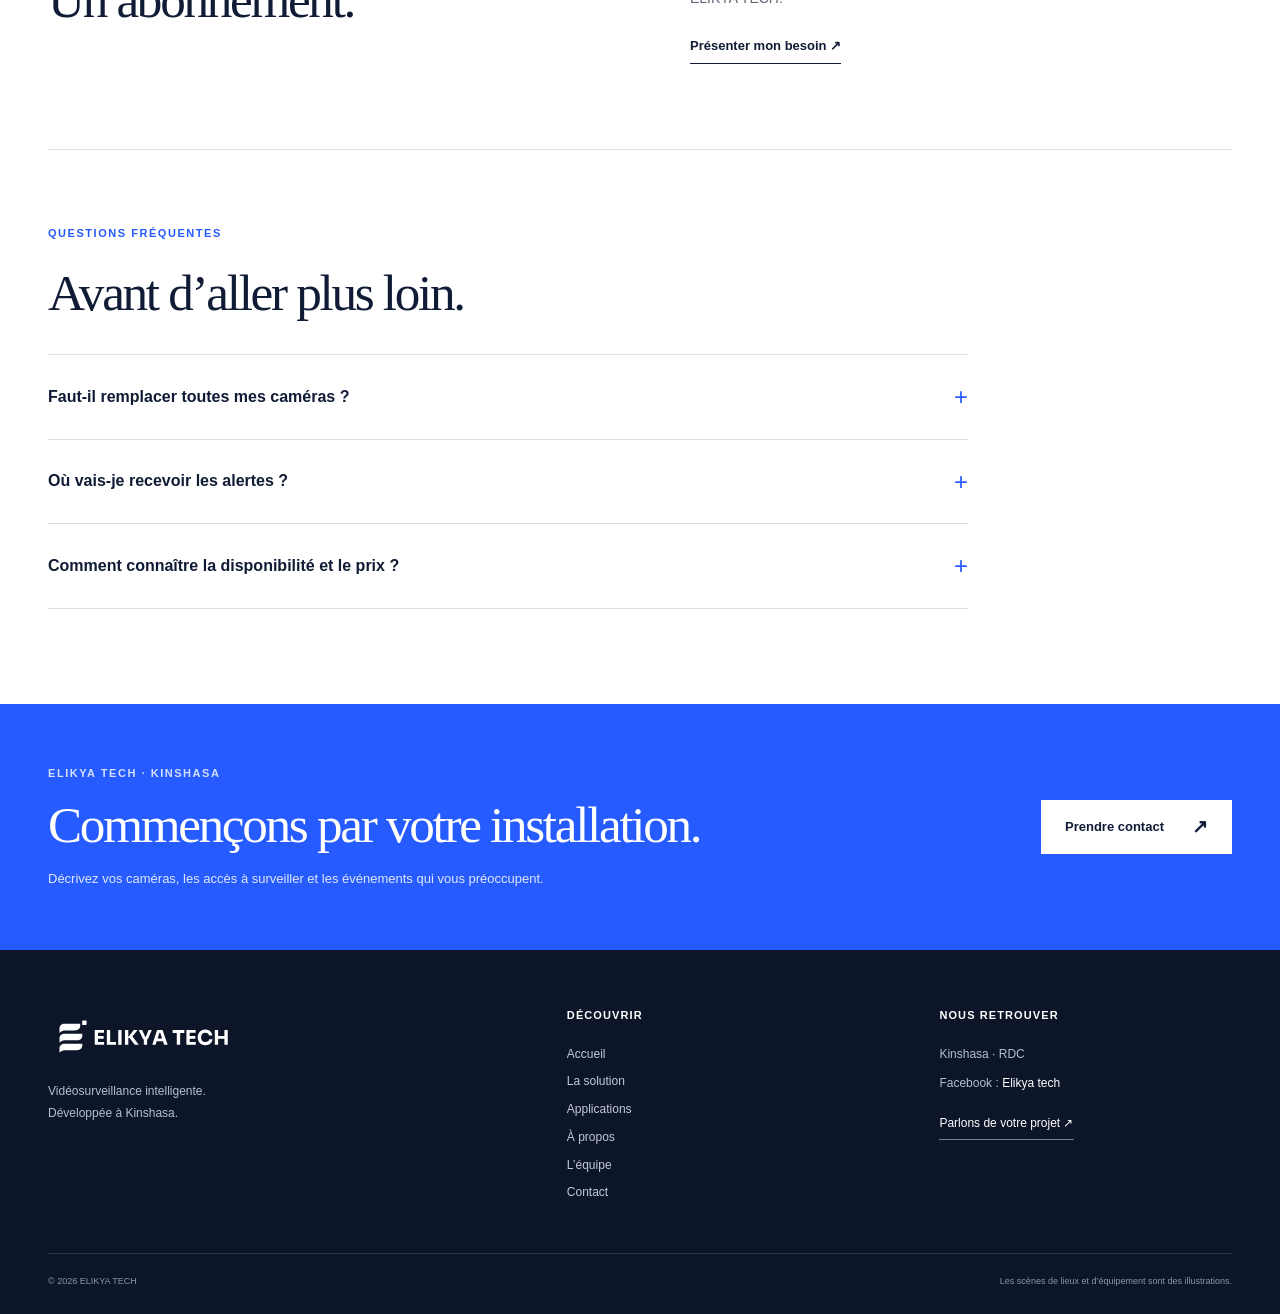
<file: solution.html>
<!doctype html>
<html lang="fr">
<head>
  <meta charset="utf-8">
  <meta name="viewport" content="width=device-width, initial-scale=1">
  <meta name="theme-color" content="#101b35">
  <title>ELIKYA SYSTEM · ELIKYA TECH</title>
  <meta name="description" content="Découvrez le fonctionnement d’ELIKYA SYSTEM : caméras existantes, analyse vidéo par IA et alertes WhatsApp.">
  <link rel="canonical" href="https://innpero.github.io/elikya-tech-site/solution.html">
  <meta property="og:type" content="website">
  <meta property="og:title" content="ELIKYA SYSTEM · ELIKYA TECH">
  <meta property="og:description" content="Découvrez le fonctionnement d’ELIKYA SYSTEM : caméras existantes, analyse vidéo par IA et alertes WhatsApp.">
  <meta property="og:image" content="https://innpero.github.io/elikya-tech-site/assets/camera.webp">
  <meta property="og:url" content="https://innpero.github.io/elikya-tech-site/solution.html">
  <link rel="icon" href="assets/favicon.svg" type="image/svg+xml">
  <link rel="stylesheet" href="css/site.css?v=20261021-2">
  <script src="js/site.js" defer></script>
</head>
<body>
<a href="#contenu" class="skip">Aller au contenu</a>
<header class="site-header"><div class="wrap header-inner">
  <a href="index.html" class="brand" aria-label="ELIKYA TECH, accueil"><img src="assets/logo-horizontal.svg" alt="ELIKYA TECH" width="282" height="62"></a>
  <nav class="desktop-nav" aria-label="Navigation principale"><a href="index.html">Accueil</a><a href="solution.html" aria-current="page">La solution</a><a href="applications.html">Applications</a><a href="a-propos.html">À propos</a><a href="equipe.html">L’équipe</a><a href="contact.html">Contact</a></nav>
  <details class="mobile-menu"><summary aria-label="Ouvrir la navigation"><span>Menu</span><span class="menu-icon" aria-hidden="true">☰</span></summary><nav aria-label="Navigation mobile"><a href="index.html">Accueil</a><a href="solution.html" aria-current="page">La solution</a><a href="applications.html">Applications</a><a href="a-propos.html">À propos</a><a href="equipe.html">L’équipe</a><a href="contact.html">Contact</a></nav></details>
</div></header>
<main id="contenu"><nav class="breadcrumb wrap" aria-label="Fil d’Ariane"><a href="index.html">Accueil</a><span aria-hidden="true">/</span><span>La solution</span></nav>
<section class="wrap split-heading"><div><p class="eyebrow">LA SOLUTION</p><h1>ELIKYA<br><em>SYSTEM.</em></h1><p class="lead">L’analyse vidéo par intelligence artificielle, associée à vos caméras et aux alertes WhatsApp.</p><a class="button dark" href="contact.html">Parler de mon installation <span aria-hidden="true">↗</span></a></div><figure class="framed-photo"><img src="assets/camera.webp" alt="Illustration d’une caméra extérieure, exemple d’équipement de vidéosurveillance" width="1536" height="1024" class="" loading="eager" decoding="async" fetchpriority="high"><figcaption>Image d’illustration · équipement générique</figcaption></figure></section>
<section class="process-section"><div class="wrap process-layout"><div><p class="eyebrow">COMMENT ÇA MARCHE</p><h2>De l’image<br>à l’alerte.</h2><p>Nous développons une chaîne de surveillance qui relie l’installation vidéo à la réception d’une information utile.</p></div><ol class="process-list"><li><span>01</span><div><h3>Les caméras captent les images.</h3><p>Le point de départ est votre équipement vidéo. La compatibilité et la configuration de l’installation sont à étudier avec l’équipe.</p></div></li><li><span>02</span><div><h3>L’IA analyse les scènes.</h3><p>ELIKYA SYSTEM vise la détection de mouvements suspects, d’anomalies et de situations à risque dans le flux vidéo.</p></div></li><li><span>03</span><div><h3>Une alerte arrive sur WhatsApp.</h3><p>La détection d’un événement déclenche une notification pour vous informer de la situation et vous permettre de la vérifier.</p></div></li></ol></div></section>
<section class="wrap offer-section"><div><p class="eyebrow">LE MODÈLE PROPOSÉ</p><h2>Un boîtier.<br>Un abonnement.</h2></div><div class="offer-copy"><p class="lead">Notre modèle associe la vente d’un boîtier intelligent à un abonnement mensuel pour la surveillance et les alertes.</p><p>Les tarifs et la configuration de votre installation sont à discuter directement avec ELIKYA TECH.</p><a class="text-link" href="contact.html">Présenter mon besoin ↗</a></div></section>
<section class="wrap faq-section"><p class="eyebrow">QUESTIONS FRÉQUENTES</p><h2>Avant d’aller plus loin.</h2><div class="faq"><details><summary>Faut-il remplacer toutes mes caméras ?</summary><p>Notre approche valorise les caméras déjà installées. L’équipe doit d’abord examiner votre équipement pour déterminer ce qui peut être réutilisé.</p></details><details><summary>Où vais-je recevoir les alertes ?</summary><p>WhatsApp est le canal d’alerte prévu pour ELIKYA SYSTEM.</p></details><details><summary>Comment connaître la disponibilité et le prix ?</summary><p>Contactez ELIKYA TECH pour connaître l’état du développement, les possibilités de démonstration et les conditions d’une installation.</p></details></div></section>
<section class="contact-band"><div class="wrap band-inner"><div><p class="eyebrow">ELIKYA TECH · KINSHASA</p><h2>Commençons par votre installation.</h2><p>Décrivez vos caméras, les accès à surveiller et les événements qui vous préoccupent.</p></div><a class="button light" href="contact.html">Prendre contact <span aria-hidden="true">↗</span></a></div></section>
</main>
<footer class="site-footer"><div class="wrap footer-grid"><div class="footer-intro"><a href="index.html"><img src="assets/logo-horizontal-white.svg" alt="ELIKYA TECH" width="282" height="62" loading="lazy"></a><p>Vidéosurveillance intelligente.<br>Développée à Kinshasa.</p></div><div><h2>Découvrir</h2><nav aria-label="Navigation de pied de page"><a href="index.html">Accueil</a><a href="solution.html" aria-current="page">La solution</a><a href="applications.html">Applications</a><a href="a-propos.html">À propos</a><a href="equipe.html">L’équipe</a><a href="contact.html">Contact</a></nav></div><div><h2>Nous retrouver</h2><p>Kinshasa · RDC</p><p>Facebook : <strong>Elikya tech</strong></p><a href="contact.html" class="footer-contact">Parlons de votre projet ↗</a></div></div><div class="wrap footer-bottom"><span>© 2026 ELIKYA TECH</span><span>Les scènes de lieux et d’équipement sont des illustrations.</span></div></footer>
</body>
</html>
</file>
<file: css/site.css>
/* ELIKYA TECH — HTML/CSS natifs, 2026 */
:root{--ink:#101b35;--blue:#265bff;--paper:#fff;--soft:#f3f4f5;--line:#dce0e5;--muted:#5e6675;--yellow:#ffbb33;--serif:Georgia,'Times New Roman',serif;--sans:Arial,Helvetica,sans-serif}
*{box-sizing:border-box}html{scroll-behavior:smooth;scroll-padding-top:115px}body{margin:0;background:var(--paper);color:var(--ink);font-family:var(--sans);font-size:16px;line-height:1.65}a{color:inherit;text-decoration:none}img{display:block;max-width:100%;height:auto}button,input,select,textarea{font:inherit}button,summary{cursor:pointer}button{border:0}h1,h2,h3,p,figure{margin:0}h1,h2{font-family:var(--serif);font-weight:400;letter-spacing:-.045em;line-height:1.04}h1{font-size:clamp(52px,6.5vw,92px)}h2{font-size:clamp(35px,4vw,58px)}h3{font-size:18px;line-height:1.3;letter-spacing:-.02em}em{font-weight:400;color:var(--blue)}p{color:var(--muted)}p+p{margin-top:19px}a,button,summary,input,textarea,select{-webkit-tap-highlight-color:transparent}:focus-visible{outline:3px solid var(--blue);outline-offset:5px}.wrap{width:min(1240px,calc(100% - 96px));margin-inline:auto}.eyebrow{font-family:var(--sans);font-size:11px;font-weight:700;letter-spacing:.14em;line-height:1.6;text-transform:uppercase;color:var(--blue);margin-bottom:23px}.lead{font-size:21px;line-height:1.55;letter-spacing:-.02em}.skip{position:fixed;top:10px;left:10px;z-index:100;transform:translateY(-160%);background:white;padding:10px 20px;color:var(--ink)}.skip:focus{transform:none}.button{display:inline-flex;gap:28px;align-items:center;justify-content:space-between;padding:16px 23px;min-height:54px;font-size:13px;line-height:1.4;font-weight:700;border:1px solid transparent;transition:background .18s,color .18s;max-width:100%}.button span{font-size:19px;line-height:1}.button.primary{color:white;background:var(--blue)}.button.primary:hover{background:#1647da}.button.dark{color:white;background:var(--ink)}.button.dark:hover{background:var(--blue)}.button.light{background:white;color:var(--ink)}.button.light:hover{background:var(--yellow)}.text-link{font-size:13px;font-weight:700;display:inline-flex;align-items:center;gap:27px;padding-bottom:8px;border-bottom:1px solid var(--ink);line-height:1.5}.text-link:hover{color:var(--blue);border-color:var(--blue)}.text-link span{font-size:19px}
/* Navigation */
.topline{border-bottom:1px solid var(--line);background:#f6f7f8}.topline>.wrap{display:flex;justify-content:flex-end;gap:20px;padding-block:8px;font-size:10px;color:var(--muted)}.site-header{position:sticky;top:0;background:white;border-bottom:1px solid var(--line);z-index:20}.header-inner{display:flex;align-items:center;justify-content:space-between;gap:28px;min-height:90px}.brand{flex:none}.brand img{width:205px;height:auto}.desktop-nav{display:flex;align-items:center;gap:28px}.desktop-nav>a{position:relative;font-size:12px;font-weight:700;padding:34px 0;white-space:nowrap}.desktop-nav>a[aria-current=page]:after{content:'';position:absolute;bottom:23px;left:0;right:0;height:2px;background:var(--blue)}.desktop-nav>a:last-child{margin-left:8px;background:var(--ink);color:white;padding:12px 20px}.desktop-nav>a:last-child[aria-current=page]{background:var(--blue)}.desktop-nav>a:last-child:after{display:none}.desktop-nav>a:hover{color:var(--blue)}.desktop-nav>a:last-child:hover{background:var(--blue);color:white}.mobile-menu{display:none}
/* Home */
.home-hero{position:relative;isolation:isolate;min-height:660px;display:flex;align-items:center;overflow:hidden;color:white;background:var(--ink)}.hero-photo{position:absolute;inset:0;width:100%;height:100%;object-fit:cover;object-position:center 43%;z-index:-3}.hero-shade{position:absolute;inset:0;background:linear-gradient(90deg,rgba(5,14,30,.89) 0%,rgba(5,14,30,.74) 35%,rgba(5,14,30,.17) 68%,rgba(5,14,30,.02) 100%);z-index:-2}.hero-copy{padding-block:70px 110px}.hero-copy>.eyebrow{color:#c5ceeb;margin-bottom:29px}.hero-copy>h1{font-size:clamp(58px,6.6vw,94px);max-width:650px;letter-spacing:-.04em;line-height:.99}.hero-copy>p:not(.eyebrow){font-size:16px;line-height:1.75;color:#e0e5ee;max-width:405px;margin:29px 0}.hero-copy .button{margin-top:3px}.hero-foot{position:absolute;bottom:24px;left:0;right:0;display:flex;justify-content:space-between;gap:20px;font-size:10px;line-height:1.5;color:#e4e8ee}.hero-foot span:last-child{opacity:.8}.intro-section{padding-block:90px}.intro-grid{display:grid;grid-template-columns:1fr 1fr;gap:100px;align-items:start}.intro-grid>div>p:not(.lead){font-size:14px;line-height:1.9;max-width:510px}.intro-grid .text-link{margin-top:26px}.three-principles{display:grid;grid-template-columns:repeat(3,1fr);gap:45px;border-top:1px solid var(--line);margin-top:60px;padding-top:28px}.three-principles>div>span{font-size:11px;letter-spacing:.1em;color:var(--blue)}.three-principles h3{margin:15px 0 8px;font-size:16px}.three-principles p{font-size:13px;max-width:260px}.section-heading{display:flex;align-items:end;justify-content:space-between;gap:40px;margin-bottom:39px}.section-heading .eyebrow{margin-bottom:20px}.section-heading .text-link{flex:none}.applications-home{padding-block:78px;background:var(--soft)}.image-card-grid{display:grid;grid-template-columns:repeat(3,1fr);gap:22px}.image-card{position:relative;overflow:hidden;min-height:375px;background:var(--ink);color:white;isolation:isolate}.image-card:after{content:'';position:absolute;inset:0;background:linear-gradient(0deg,rgba(5,14,30,.85),rgba(5,14,30,0) 70%);z-index:-1}.image-card img{position:absolute;width:100%;height:100%;object-fit:cover;z-index:-2;transition:transform .4s}.image-card:hover img{transform:scale(1.035)}.image-card>div{position:absolute;left:25px;right:25px;bottom:25px}.image-card div>span:first-child{display:block;font-size:9px;letter-spacing:.12em;line-height:1.4;color:#e2e6ef;max-width:88%}.image-card h3{font-family:var(--serif);font-weight:400;font-size:33px;letter-spacing:-.04em;margin-top:10px}.card-arrow{position:absolute;right:0;bottom:0;font-size:25px}.image-note{font-size:10px;margin-top:17px;color:#737b87}.team-preview{padding-block:88px}.portrait-grid{display:grid;grid-template-columns:repeat(4,minmax(0,1fr));gap:22px}.portrait{min-width:0}.portrait img{width:100%;height:auto;aspect-ratio:1;object-fit:cover;background:#f8ebc0}.portrait figcaption{display:flex;align-items:baseline;justify-content:space-between;gap:10px;border-bottom:1px solid var(--line);padding:17px 0}.portrait h3{font-size:20px;font-weight:500}.portrait figcaption>span{font-size:8px;letter-spacing:.09em;color:var(--muted);white-space:nowrap}.team-caption{display:flex;justify-content:space-between;gap:20px;color:var(--muted);margin-top:25px;font-size:12px}.team-caption a{font-weight:700;color:var(--ink)}.contact-band{background:var(--blue);color:white;padding-block:61px}.band-inner{display:flex;justify-content:space-between;align-items:center;gap:60px}.band-inner .eyebrow{color:#d3dfff;margin-bottom:16px}.band-inner h2{font-size:clamp(36px,4vw,56px)}.band-inner p:not(.eyebrow){font-size:13px;color:#e0e7ff;margin-top:16px;max-width:610px}.band-inner>.button{flex:none}
/* Inner pages */
.breadcrumb{display:flex;gap:12px;padding-block:28px;font-size:10px;color:var(--muted)}.breadcrumb>a{color:var(--ink)}.page-heading{padding-block:30px 50px}.page-heading .lead{max-width:690px;margin-top:28px}.page-heading h1{max-width:1020px}.split-heading{display:grid;grid-template-columns:.95fr 1.05fr;gap:75px;align-items:center;padding-block:20px 76px}.split-heading .lead{max-width:460px;margin-top:28px;font-size:19px}.split-heading .button{margin-top:30px}.framed-photo{margin:0}.framed-photo img{aspect-ratio:1.04;object-fit:cover;object-position:67% center}figcaption{font-size:10px;color:var(--muted);padding-top:12px}.process-section{padding-block:78px;background:var(--soft)}.process-layout{display:grid;grid-template-columns:.85fr 1.15fr;gap:110px}.process-layout>div>p:not(.eyebrow){font-size:14px;max-width:340px;margin-top:27px}.process-list{padding:0;margin:0;list-style:none}.process-list li{display:grid;grid-template-columns:38px 1fr;gap:25px;border-bottom:1px solid #ccd1d9;padding:27px 0}.process-list li:first-child{padding-top:0}.process-list li>span{color:var(--blue);font-size:12px;font-weight:700;margin-top:4px}.process-list h3{font-size:20px;margin-bottom:12px}.process-list p{font-size:14px}.offer-section{padding-block:85px;display:grid;grid-template-columns:1fr 1fr;gap:100px;border-bottom:1px solid var(--line)}.offer-copy .text-link{margin-top:26px}.offer-copy>p:not(.lead){font-size:14px}.faq-section{padding-block:75px 95px}.faq{margin-top:35px;border-top:1px solid var(--line);max-width:920px}.faq>details{border-bottom:1px solid var(--line);padding:22px 0}.faq summary{font-weight:700;font-size:16px;list-style:none;display:flex;justify-content:space-between;gap:20px;align-items:center}.faq summary:after{content:'+';font-size:24px;font-weight:400;color:var(--blue)}.faq>details[open]>summary:after{content:'−'}.faq summary::-webkit-details-marker{display:none}.faq details p{font-size:14px;padding:18px 45px 0 0;max-width:750px}.section-nav{display:flex;gap:35px;flex-wrap:wrap;border-top:1px solid var(--line);border-bottom:1px solid var(--line);padding-block:20px;font-size:12px;font-weight:700}.section-nav a:hover{color:var(--blue)}.application-row{display:grid;grid-template-columns:1.1fr .9fr;gap:85px;align-items:center;padding-block:80px;scroll-margin-top:40px}.application-row>figure img{aspect-ratio:1.15;object-fit:cover}.application-row>div>p:not(.eyebrow){font-size:15px;margin-top:24px}.application-row h3{font-size:12px;margin-top:28px}.plain-list{padding:0;list-style:none;margin:12px 0 27px}.plain-list li{font-size:13px;color:var(--muted);padding:10px 0;border-bottom:1px solid var(--line)}.application-tint{background:var(--soft)}.application-row.reverse>figure{grid-column:2;grid-row:1}.application-row.reverse>div{grid-column:1;grid-row:1}.facts-strip{display:grid;grid-template-columns:repeat(4,1fr);border-top:1px solid var(--line);border-bottom:1px solid var(--line);padding-block:30px;gap:30px}.facts-strip>div{display:flex;flex-direction:column;gap:8px}.facts-strip span{font-size:11px;color:var(--muted)}.facts-strip strong{font-size:22px;font-weight:500;line-height:1.3;letter-spacing:-.03em}.about-story{display:grid;grid-template-columns:1fr 1fr;gap:100px;padding-block:80px;align-items:center}.story-copy .lead{margin-top:25px;font-size:19px}.story-copy>p:not(.lead):not(.eyebrow){font-size:14px}.story-copy .text-link{margin-top:25px}.about-story figure img{aspect-ratio:1;object-fit:cover;object-position:65% center}.milestone{background:var(--ink);color:white;padding-block:70px}.milestone-inner{display:grid;grid-template-columns:1fr 1fr;gap:100px;align-items:center}.milestone-year{font-family:var(--serif);font-size:clamp(100px,16vw,210px);line-height:1;letter-spacing:-.06em;color:#8da7ff}.milestone .eyebrow{color:#b2c5ff}.milestone h2{font-size:45px}.milestone p:not(.eyebrow){color:#d9e0ed;font-size:15px;margin-top:22px}.team-full{padding-block:10px 75px}.team-full .portrait img{aspect-ratio:4/5;object-fit:cover;object-position:center}.team-statement{padding-block:50px 75px;border-top:1px solid var(--line)}.team-statement>p:not(.eyebrow){max-width:650px;font-size:18px;margin-top:25px}.team-statement .text-link{margin-top:27px}.contact-layout{display:grid;grid-template-columns:1fr 1fr;gap:110px;padding-block:10px 100px}.contact-panel h2{font-size:43px}.contact-info{margin-top:25px;border-top:1px solid var(--line)}.contact-info>div{padding:15px 0;border-bottom:1px solid var(--line);display:flex;gap:25px;justify-content:space-between;font-size:13px}.contact-info>div>span{color:var(--muted)}.contact-info strong{font-weight:500}.contact-panel>p:not(.eyebrow){font-size:14px;margin-top:25px}.contact-panel>.button{margin-top:22px}.small-copy{font-size:11px!important;color:var(--muted);line-height:1.7}.contact-panel>p.small-copy{margin-top:12px}.contact-photo{margin-top:30px}.contact-photo img{aspect-ratio:1.8;object-fit:cover}.message-panel{padding:32px;background:var(--soft);align-self:start}.message-panel h2{font-size:31px;letter-spacing:-.035em}.message-panel>p{font-size:13px;margin-top:20px}.message-panel form{margin-top:30px}label{display:block;font-weight:700;font-size:11px;margin-bottom:19px}input,textarea,select{display:block;width:100%;padding:12px 13px;margin-top:8px;min-height:47px;border:1px solid #cad0da;background:white;border-radius:0;color:var(--ink);font-size:14px}textarea{resize:vertical}input::placeholder,textarea::placeholder{color:#7c8490}.message-panel .button{width:100%}.message-panel .small-copy{margin-top:13px}.message-result{border-top:1px solid #cbd2df;margin-top:28px;padding-top:24px}.message-result[hidden]{display:none}.message-result textarea{font-size:12px}#copy-status{font-size:12px;margin-top:12px;color:var(--ink)}
/* Footer */
.site-footer{background:#0d1528;color:white;padding-block:60px 25px}.footer-grid{display:grid;grid-template-columns:1.5fr 1fr 1fr;gap:80px}.footer-intro img{width:215px;height:auto}.footer-intro>p{color:#a6b1c7;font-size:13px;line-height:1.8;margin-top:24px}.site-footer h2{font-family:var(--sans);font-size:11px;font-weight:700;text-transform:uppercase;letter-spacing:.1em;margin:0 0 23px}.site-footer nav{display:grid;gap:8px;font-size:12px;color:#c2cad9}.site-footer p{font-size:12px;color:#b3bfd4}.site-footer p+p{margin-top:10px}.site-footer strong{font-weight:400;color:white}.footer-contact{display:inline-block;font-size:12px;border-bottom:1px solid #73809a;padding-bottom:5px;margin-top:20px}.site-footer a:hover{color:#9db2ff}.footer-bottom{border-top:1px solid #293248;margin-top:50px;padding-top:20px;display:flex;justify-content:space-between;gap:25px;font-size:9px;color:#8996ad;line-height:1.6}
/* Small screens */
@media(min-width:1600px){.home-hero{min-height:740px}}
@media(max-width:1100px){.wrap{width:calc(100% - 64px)}.desktop-nav{gap:19px}.brand img{width:180px}.header-inner{gap:18px}.desktop-nav>a{font-size:11px}.desktop-nav>a:last-child{padding:11px 16px;margin-left:0}.intro-grid,.offer-section,.about-story{gap:60px}.process-layout{gap:65px}.application-row{gap:55px}.contact-layout{gap:55px}.portrait-grid{gap:16px}.portrait figcaption{display:block}.portrait figcaption>span{display:block;margin-top:4px}.footer-grid{gap:50px}.home-hero{min-height:620px}.image-card{min-height:330px}}
@media(max-width:850px){.wrap{width:calc(100% - 44px)}.topline>.wrap{font-size:9px}.topline span:last-child{display:none}.header-inner{min-height:76px}.brand img{width:185px}.desktop-nav{display:none}.mobile-menu{display:block}.mobile-menu>summary{list-style:none;display:flex;align-items:center;gap:13px;font-size:11px;font-weight:700;padding:12px 0 12px 14px}.mobile-menu>summary::-webkit-details-marker{display:none}.menu-icon{font-size:22px;font-weight:400}.mobile-menu>nav{position:absolute;left:0;right:0;top:100%;padding:15px 22px 24px;background:white;border-bottom:1px solid var(--line);box-shadow:0 16px 20px rgba(16,27,53,.08);display:grid;z-index:25}.mobile-menu nav a{padding:11px 0;font-size:14px;border-bottom:1px solid #edf0f4}.mobile-menu nav a[aria-current=page]{color:var(--blue)}.home-hero{min-height:620px}.hero-copy{padding-block:65px 105px}.hero-copy>h1{font-size:72px}.hero-shade{background:linear-gradient(90deg,rgba(5,14,30,.88),rgba(5,14,30,.61) 70%,rgba(5,14,30,.32))}.hero-photo{object-position:60% center}.intro-section,.team-preview{padding-block:65px}.intro-grid{gap:40px}.intro-grid>.lead{font-size:18px}.three-principles{gap:20px;margin-top:45px}.image-card-grid{gap:14px}.image-card{min-height:300px}.image-card>div{left:18px;right:18px;bottom:20px}.image-card h3{font-size:27px}.image-card div>span:first-child{font-size:8px}.portrait-grid{grid-template-columns:repeat(2,1fr);gap:28px 18px}.portrait figcaption{display:flex}.portrait figcaption>span{margin-top:0}.band-inner{gap:30px}.band-inner h2{font-size:39px}.band-inner>.button{gap:13px;padding-inline:16px}.split-heading{gap:35px;padding-bottom:60px}.split-heading h1{font-size:63px}.split-heading .lead{font-size:17px}.process-layout{grid-template-columns:1fr;gap:38px}.process-layout>div>p:not(.eyebrow){max-width:600px}.offer-section{gap:40px;padding-block:65px}.application-row{gap:35px;padding-block:60px}.application-row h2{font-size:38px}.application-row>figure img{aspect-ratio:.9}.application-row>div>p:not(.eyebrow){font-size:13px}.about-story{gap:40px}.story-copy .lead{font-size:17px}.milestone-inner{gap:50px}.milestone h2{font-size:38px}.facts-strip{gap:20px}.facts-strip strong{font-size:18px}.contact-layout{grid-template-columns:1fr;gap:45px}.contact-photo{max-width:550px}.contact-layout .contact-panel{max-width:650px}.contact-layout .message-panel{max-width:650px;width:100%}.footer-grid{grid-template-columns:1.2fr 1fr 1fr;gap:30px}.footer-intro img{width:180px}.footer-bottom{font-size:8px}.page-heading{padding-bottom:40px}.section-nav{gap:25px}.section-nav a{font-size:11px}}
@media(max-width:600px){html{scroll-padding-top:85px}.wrap{width:calc(100% - 36px)}h1{font-size:50px}h2{font-size:38px}.topline>.wrap{font-size:8px;padding-block:7px}.header-inner{min-height:70px}.brand img{width:165px}.mobile-menu>summary{font-size:10px}.eyebrow{font-size:9px;margin-bottom:19px}.home-hero{min-height:650px;align-items:flex-start}.hero-copy{padding-block:64px 105px}.hero-copy>h1{font-size:clamp(51px,13.5vw,72px);line-height:1.01;max-width:100%;letter-spacing:-.045em}.hero-copy>.eyebrow{margin-bottom:25px;font-size:8px}.hero-copy>p:not(.eyebrow){max-width:310px;font-size:14px;margin-block:25px}.hero-photo{object-position:64% center}.hero-shade{background:linear-gradient(90deg,rgba(5,14,30,.88),rgba(5,14,30,.67) 65%,rgba(5,14,30,.4))}.hero-foot{bottom:20px;font-size:8px;flex-direction:column;gap:6px}.hero-copy .button{padding:15px 18px;font-size:12px;min-height:50px}.intro-section,.team-preview{padding-block:52px}.intro-grid{grid-template-columns:1fr;gap:29px}.intro-grid>div>p.lead{font-size:19px}.intro-grid h2>br:last-child{display:none}.intro-grid>div>p:not(.lead){font-size:13px;line-height:1.8}.three-principles{grid-template-columns:1fr;gap:0;margin-top:33px;padding-top:0}.three-principles>div{position:relative;padding:22px 0 22px 42px;border-bottom:1px solid var(--line)}.three-principles>div>span{position:absolute;left:0;top:22px;font-size:10px}.three-principles h3{font-size:15px;margin:0 0 7px}.three-principles p{max-width:100%;font-size:12px}.section-heading{display:block;margin-bottom:28px}.section-heading .text-link{margin-top:22px}.text-link{font-size:12px;gap:20px}.applications-home{padding-block:48px}.image-card-grid{grid-template-columns:1fr;gap:18px}.image-card{min-height:320px}.image-card img{object-position:center 55%}.image-card>div{left:24px;right:24px;bottom:24px}.image-card h3{font-size:35px}.image-card div>span:first-child{font-size:9px}.portrait-grid{gap:24px 14px}.portrait figcaption{display:block;padding-top:12px}.portrait h3{font-size:19px}.portrait figcaption>span{font-size:8px;margin-top:4px}.team-caption{display:block;font-size:11px;margin-top:21px}.team-caption>a{display:inline-block;margin-top:12px}.contact-band{padding-block:42px}.band-inner{display:block}.band-inner h2{font-size:37px}.band-inner p:not(.eyebrow){font-size:12px}.band-inner>.button{margin-top:27px;font-size:12px;padding-inline:19px;gap:40px}.breadcrumb{padding-block:22px;font-size:9px;gap:10px}.page-heading{padding-block:24px 36px}.page-heading h1{font-size:48px;line-height:1.06;overflow-wrap:normal}.page-heading .lead{font-size:18px;line-height:1.6;margin-top:23px}.split-heading{grid-template-columns:1fr;gap:32px;padding-block:22px 44px}.split-heading h1{font-size:66px}.split-heading .lead{font-size:18px;margin-top:25px}.split-heading .button{margin-top:25px;font-size:12px;gap:20px}.framed-photo img{aspect-ratio:1.3;object-position:65% center}.process-section{padding-block:50px}.process-layout{gap:32px}.process-layout>div>p:not(.eyebrow){font-size:13px;margin-top:22px}.process-list li{grid-template-columns:23px 1fr;gap:17px;padding-block:23px}.process-list h3{font-size:18px}.process-list p{font-size:13px}.offer-section{display:block;padding-block:49px}.offer-copy{margin-top:25px}.offer-copy .lead{font-size:18px}.offer-copy>p:not(.lead){font-size:13px}.faq-section{padding-block:46px 55px}.faq-section h2{font-size:35px}.faq summary{font-size:14px}.faq details p{font-size:12px;padding-right:20px}.section-nav{gap:0;display:grid;padding-block:9px}.section-nav>a{font-size:11px;padding-block:11px}.application-row{grid-template-columns:1fr;gap:30px;padding-block:43px}.application-row>figure img{aspect-ratio:1.3}.application-row.reverse>figure{grid-column:auto;grid-row:auto}.application-row.reverse>div{grid-column:auto;grid-row:auto}.application-row h2{font-size:39px}.application-row>div>p:not(.eyebrow){font-size:14px;margin-top:20px}.facts-strip{grid-template-columns:1fr 1fr;gap:27px 20px;padding-block:25px}.facts-strip span{font-size:10px}.facts-strip strong{font-size:19px}.about-story{grid-template-columns:1fr;gap:30px;padding-block:48px}.about-story figure img{aspect-ratio:1.25}.milestone{padding-block:45px}.milestone-inner{grid-template-columns:1fr;gap:25px}.milestone-year{font-size:120px}.milestone h2{font-size:38px}.milestone p:not(.eyebrow){font-size:14px}.team-full{padding-bottom:45px}.team-full .portrait img{aspect-ratio:1;object-position:center}.team-statement{padding-block:40px 50px}.team-statement h2{font-size:35px}.team-statement>p:not(.eyebrow){font-size:16px;margin-top:20px}.contact-layout{padding-bottom:50px;gap:32px}.contact-panel h2{font-size:38px}.contact-info>div{font-size:12px}.contact-panel>p:not(.eyebrow){font-size:13px}.contact-panel>.button{font-size:11px;padding:15px 16px;gap:10px}.message-panel{padding:25px 18px}.message-panel h2{font-size:29px}.message-panel>p{font-size:12px}.message-panel form{margin-top:24px}.contact-photo{margin-top:25px}.site-footer{padding-top:42px}.footer-grid{grid-template-columns:1fr 1fr;gap:36px 25px}.footer-intro{grid-column:1/-1;display:flex;justify-content:space-between;gap:20px;align-items:center}.footer-intro img{width:165px}.footer-intro>p{font-size:10px;margin:0;line-height:1.6}.site-footer h2{font-size:10px;margin-bottom:19px}.site-footer nav{font-size:11px;gap:9px}.site-footer p{font-size:11px}.footer-contact{font-size:11px;line-height:1.6;margin-top:17px}.footer-bottom{display:block;font-size:8px;margin-top:35px;padding-top:18px}.footer-bottom>span{display:block}.footer-bottom>span+span{margin-top:8px}}
@media(max-width:350px){.wrap{width:calc(100% - 28px)}.brand img{width:145px}.hero-copy>h1{font-size:48px}.home-hero{min-height:640px}.page-heading h1{font-size:42px}.split-heading h1{font-size:58px}.footer-intro{display:block}.footer-intro>p{margin-top:18px}.portrait figcaption>span{font-size:7px}.contact-panel>.button{font-size:10px;padding-inline:12px}}
@media(prefers-reduced-motion:reduce){html{scroll-behavior:auto}*,*:before,*:after{transition:none!important;animation:none!important}}
@media print{.topline,.mobile-menu,.desktop-nav,.contact-band,.site-footer,.skip{display:none}.site-header{position:static}.wrap{width:100%}.home-hero{min-height:450px}.hero-photo{opacity:.4}.hero-shade{background:#101b35}.button{border-color:currentColor}a{color:inherit}}

/* Retrait de la localisation dans le bandeau supérieur. */
.topline>.wrap>span:first-child:not(:last-child){display:none}
@media(max-width:850px){.topline{display:none}}
</file>
